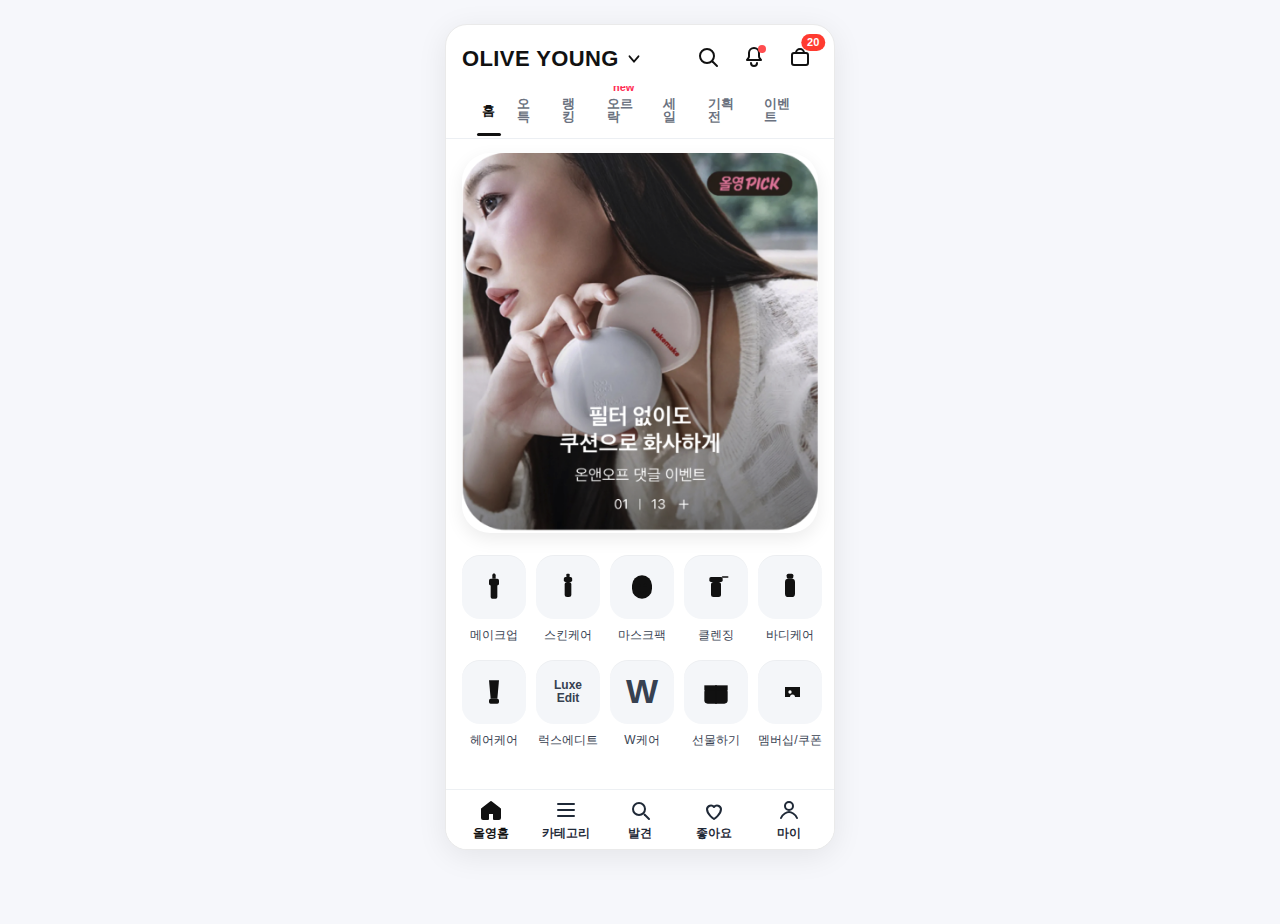
<file: index.html>
<!DOCTYPE html>
<html lang="ko">
<head>
  <meta charset="utf-8" />
  <meta name="viewport" content="width=device-width, initial-scale=1, viewport-fit=cover" />
  <title>올리브영 홈 – 핸드폰 뷰</title>
  <link rel="stylesheet" href="index.css" />
</head>
<body>
  <div class="phone">

    <!-- 상단(상태바 대체) -->
    <header class="top">
      <div class="brand">
        <strong>OLIVE YOUNG</strong>
        <svg class="caret" viewBox="0 0 20 20" aria-hidden="true">
          <path d="M5 7l5 6 5-6" fill="none" stroke="currentColor" stroke-width="2" stroke-linecap="round"/>
        </svg>
      </div>
      <nav class="actions" aria-label="우측 액션">
        <button class="iconbtn" aria-label="검색">
          <svg viewBox="0 0 24 24" class="icon">
            <circle cx="11" cy="11" r="7" fill="none" stroke="currentColor" stroke-width="2"/>
            <line x1="16.5" y1="16.5" x2="21" y2="21" stroke="currentColor" stroke-width="2" stroke-linecap="round"/>
          </svg>
        </button>
        <button class="iconbtn bell" aria-label="알림">
          <svg viewBox="0 0 24 24" class="icon">
            <path d="M12 3a5 5 0 0 1 5 5v3.2c0 .8.3 1.6.8 2.2l1.2 1.5H5l1.2-1.5c.5-.6.8-1.4.8-2.2V8a5 5 0 0 1 5-5" fill="none" stroke="currentColor" stroke-width="2" stroke-linecap="round" stroke-linejoin="round"/>
            <path d="M9 18a3 3 0 0 0 6 0" fill="none" stroke="currentColor" stroke-width="2" stroke-linecap="round"/>
          </svg>
          <i class="dot" aria-hidden="true"></i>
        </button>
        <button class="iconbtn bag" aria-label="장바구니">
          <svg viewBox="0 0 24 24" class="icon">
            <rect x="4" y="8" width="16" height="12" rx="2" ry="2" fill="none" stroke="currentColor" stroke-width="2"/>
            <path d="M8 8a4 4 0 0 1 8 0" fill="none" stroke="currentColor" stroke-width="2" stroke-linecap="round"/>
          </svg>
          <span class="badge">20</span>
        </button>
      </nav>
    </header>

    <!-- 상단 탭 -->
    <nav class="tabs" aria-label="상단 탭">
      <a class="active" href="index.html">홈</a>
      <a href="#">오특</a>
      <a href="#">랭킹</a>
      <a class="with-new" href="orrak-my.html">오르락<span class="new">new</span></a>
      <a href="#">세일</a>
      <a href="#">기획전</a>
      <a href="#">이벤트</a>
    </nav>

    <!-- 메인 배너 -->
    <section class="hero">
      <article class="hero-card">
        <!-- 배너 이미지는 hero.jpg 로 교체 가능 -->
        <img src="/image/main/main_image.png" alt="메인 프로모션" />
      </article>
    </section>

    <!-- 카테고리 바로가기 (2행 × 5열) -->
    <section class="categories" aria-label="카테고리">
      <ul class="cat-grid">
        <li>
          <div class="thumb">
            <!-- 메이크업(립스틱) -->
            <svg viewBox="0 0 48 48" class="iv"><rect x="20" y="20" width="8" height="18" rx="2"/><rect x="18" y="14" width="12" height="8" rx="2"/><path d="M22 10c0-3 4-3 4 0v4h-4z"/></svg>
          </div>
          <span>메이크업</span>
        </li>
        <li>
          <div class="thumb">
            <!-- 스킨케어(스포이드) -->
            <svg viewBox="0 0 48 48" class="iv"><rect x="20" y="18" width="8" height="18" rx="3"/><rect x="19" y="12" width="10" height="6" rx="2"/><rect x="22" y="8" width="4" height="4" rx="1"/></svg>
          </div>
          <span>스킨케어</span>
        </li>
        <li>
          <div class="thumb">
            <!-- 마스크팩 -->
            <svg viewBox="0 0 48 48" class="iv"><rect x="12" y="10" width="24" height="28" rx="12"/><circle cx="20" cy="22" r="2"/><circle cx="28" cy="22" r="2"/><path d="M20 30c3 2 5 2 8 0" fill="none" stroke="currentColor" stroke-width="2" stroke-linecap="round"/></svg>
          </div>
          <span>마스크팩</span>
        </li>
        <li>
          <div class="thumb">
            <!-- 클렌징(펌프) -->
            <svg viewBox="0 0 48 48" class="iv"><rect x="18" y="18" width="12" height="18" rx="3"/><rect x="16" y="12" width="16" height="6" rx="2"/><path d="M32 12h6" stroke="currentColor" stroke-width="2" stroke-linecap="round"/></svg>
          </div>
          <span>클렌징</span>
        </li>
        <li>
          <div class="thumb">
            <!-- 바디케어(바틀) -->
            <svg viewBox="0 0 48 48" class="iv"><rect x="18" y="14" width="12" height="22" rx="4"/><rect x="20" y="8" width="8" height="6" rx="2"/></svg>
          </div>
          <span>바디케어</span>
        </li>

        <li>
          <div class="thumb">
            <!-- 헤어케어(튜브) -->
            <svg viewBox="0 0 48 48" class="iv"><path d="M18 10h12l-2 22h-8z"/><rect x="18" y="32" width="12" height="6" rx="2"/></svg>
          </div>
          <span>헤어케어</span>
        </li>
        <li>
          <div class="thumb"><span class="txt">Luxe<br/>Edit</span></div>
          <span>럭스에디트</span>
        </li>
        <li>
          <div class="thumb"><span class="txt w">W</span></div>
          <span>W케어</span>
        </li>
        <li>
          <div class="thumb">
            <!-- 선물(박스) -->
            <svg viewBox="0 0 48 48" class="iv"><rect x="10" y="20" width="28" height="18" rx="4"/><rect x="10" y="16" width="28" height="6"/><path d="M24 16v22" stroke="currentColor" stroke-width="2"/></svg>
          </div>
          <span>선물하기</span>
        </li>
        <li>
          <div class="thumb">
            <!-- 쿠폰(티켓) -->
            <svg viewBox="0 0 48 48" class="iv"><path d="M12 18h24v12h-6a3 3 0 0 0-6 0h-6v-12z" /><circle cx="24" cy="24" r="2" fill="#fff"/></svg>
          </div>
          <span>멤버십/쿠폰</span>
        </li>
      </ul>
    </section>

    <!-- 하단 탭바 -->
    <nav class="tabbar" aria-label="하단 내비게이션">
      <a class="active" href="#">
        <svg viewBox="0 0 24 24" class="icon"><path d="M3 11l9-7 9 7v9a1 1 0 0 1-1 1h-5v-6H9v6H4a1 1 0 0 1-1-1z" fill="currentColor" stroke="currentColor" stroke-width="2" stroke-linejoin="round"/></svg>
        <span>올영홈</span>
      </a>
      <a href="#">
        <svg viewBox="0 0 24 24" class="icon"><path d="M4 6h16M4 12h16M4 18h16" fill="none" stroke="currentColor" stroke-width="2" stroke-linecap="round"/></svg>
        <span>카테고리</span>
      </a>
      <a href="#">
        <svg viewBox="0 0 24 24" class="icon"><circle cx="11" cy="11" r="6" fill="none" stroke="currentColor" stroke-width="2"/><line x1="16.5" y1="16.5" x2="21" y2="21" stroke="currentColor" stroke-width="2" stroke-linecap="round"/></svg>
        <span>발견</span>
      </a>
      <a href="#">
        <svg viewBox="0 0 24 24" class="icon"><path d="M12 21s-7-4.4-7-10a4 4 0 0 1 7-2 4 4 0 0 1 7 2c0 5.6-7 10-7 10z" fill="none" stroke="currentColor" stroke-width="2" stroke-linecap="round" stroke-linejoin="round"/></svg>
        <span>좋아요</span>
      </a>
      <a href="#">
        <svg viewBox="0 0 24 24" class="icon"><circle cx="12" cy="8" r="4" fill="none" stroke="currentColor" stroke-width="2"/><path d="M4 20c1.5-4 6-6 8-6s6.5 2 8 6" fill="none" stroke="currentColor" stroke-width="2" stroke-linecap="round"/></svg>
        <span>마이</span>
      </a>
    </nav>

  </div>
</body>
</html>
</file>
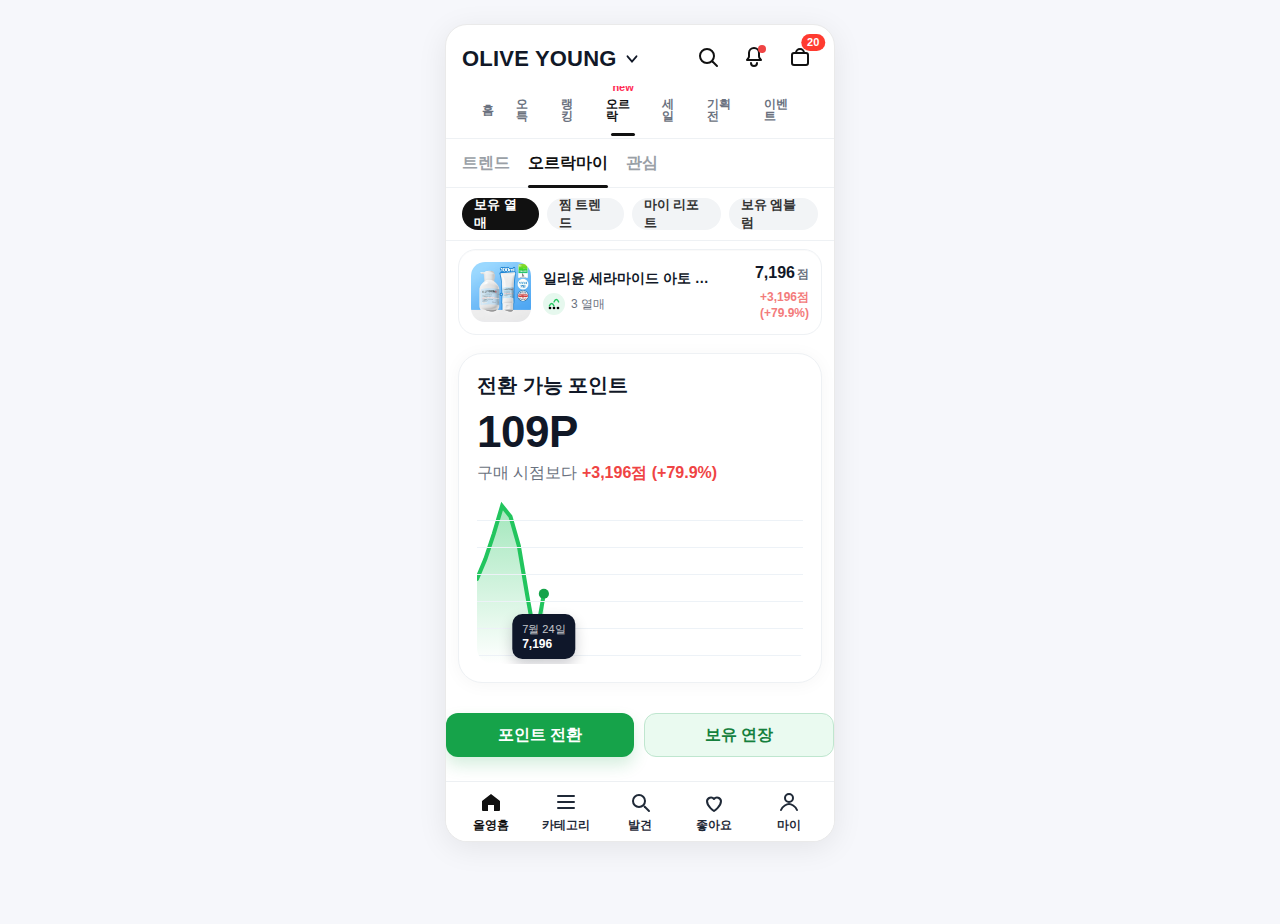
<file: orrak-my-fruit-detail.html>
<!DOCTYPE html>
<html lang="ko">
<head>
  <meta charset="utf-8" />
  <meta name="viewport" content="width=device-width, initial-scale=1, user-scalable=no" />
  <title>오르락마이 – 보유 열매 상세</title>

  <!-- CSS -->
  <link rel="stylesheet" href="orrak-my-fruit-detail.css" />

  <!-- 차트 옵션 -->
  <script>
    window.OY_STOCK_CHART_OPTIONS = {
      pointsCount: 40,   // 4초에 오른쪽 끝에 도달할 때까지 사용할 점 개수
      durationMs: 4000,  // ↑ 성장(자라남) 단계 총 4초
      compressMs: 120,   // 이후 압축 단계의 갱신 간격(ms)
      min: 6000,
      max: 9000,
      volPct: 0.7        // 변동성(0.05~1.0 사이 권장)
    };
  </script>

  <!-- JS -->
  <script src="js/orrak-my-fruit-detail/stock-chart3.js" defer></script>
  <script src="js/orrak-my-fruit-detail/modal-points.js" defer></script>
</head>
<body>
  <div class="phone">
    <div class="content">
      <!-- 상단 -->
      <header class="topbar">
        <div class="brand">
          <strong>OLIVE YOUNG</strong>
          <svg class="caret" viewBox="0 0 20 20" aria-hidden="true">
            <path d="M5 7l5 6 5-6" fill="none" stroke="currentColor" stroke-width="2" stroke-linecap="round"/>
          </svg>
        </div>
        <nav class="actions" aria-label="우측 액션">
          <button class="iconbtn" aria-label="검색">
            <svg viewBox="0 0 24 24" class="icon">
              <circle cx="11" cy="11" r="7" fill="none" stroke="currentColor" stroke-width="2"/>
              <line x1="16.5" y1="16.5" x2="21" y2="21" stroke="currentColor" stroke-width="2" stroke-linecap="round"/>
            </svg>
          </button>
          <button class="iconbtn bell" aria-label="알림">
            <svg viewBox="0 0 24 24" class="icon">
              <path d="M12 3a5 5 0 0 1 5 5v3.2c0 .8.3 1.6.8 2.2l1.2 1.5H5l1.2-1.5c.5-.6.8-1.4.8-2.2V8a5 5 0 0 1 5-5" fill="none" stroke="currentColor" stroke-width="2" stroke-linecap="round" stroke-linejoin="round"/>
              <path d="M9 18a3 3 0 0 0 6 0" fill="none" stroke="currentColor" stroke-width="2" stroke-linecap="round"/>
            </svg>
            <i class="dot" aria-hidden="true"></i>
          </button>
          <button class="iconbtn bag" aria-label="장바구니">
            <svg viewBox="0 0 24 24" class="icon">
              <rect x="4" y="8" width="16" height="12" rx="2" ry="2" fill="none" stroke="currentColor" stroke-width="2"/>
              <path d="M8 8a4 4 0 0 1 8 0" fill="none" stroke="currentColor" stroke-width="2" stroke-linecap="round"/>
            </svg>
            <span class="badge">20</span>
          </button>
        </nav>
      </header>

      <!-- 1차 탭 -->
      <nav class="tabs" aria-label="상단 탭">
        <a href="index.html">홈</a>
        <a href="#">오특</a>
        <a href="#">랭킹</a>
        <a class="with-new active" href="orrak-my.html">오르락 <span class="new">new</span></a>
        <a href="#">세일</a>
        <a href="#">기획전</a>
        <a href="#">이벤트</a>
      </nav>

      <!-- 2차 탭 -->
      <nav class="subtabs" aria-label="서브 탭">
        <a href="#">트렌드</a>
        <a class="active" href="orrak-my.html">오르락마이</a>
        <a href="#">관심</a>
      </nav>

      <!-- 3차: 칩 탭 -->
      <nav class="segtabs" aria-label="카테고리 탭">
        <a class="seg active" href="orrak-my-fruit.html">보유 열매</a>
        <a class="seg" href="#">찜 트렌드</a>
        <a class="seg" href="#">마이 리포트</a>
        <a class="seg" href="#">보유 엠블럼</a>
      </nav>

      <!-- 상단 리스트 1개 (동기화 대상) -->
      <section class="mini-list">
        <article class="rowcard js-oy-row">
          <img src="image/orrak-my-fruit/illiyoon.png" class="thumb" alt="">
          <div class="info">
            <h3 class="tit">일리윤 세라마이드 아토 로션…</h3>
            <div class="meta">
              <span class="olive">
                <svg viewBox="0 0 24 24" aria-hidden="true">
                  <path d="M5 15c2-5 5-5 7 0M12 9c2-5 5-5 7 0" fill="none" stroke="currentColor" stroke-width="2" stroke-linecap="round"/>
                  <circle cx="6" cy="18" r="2"/><circle cx="12" cy="18" r="2"/><circle cx="18" cy="18" r="2"/>
                </svg>
              </span>
              <span class="sub">3 열매</span>
            </div>
          </div>
          <div class="right">
            <div class="pts"><span class="js-pts">8,000</span><span class="unit">점</span></div>
            <div class="chg up">
                <span class="js-diff">+4,000점</span>
                <span class="js-pct">(100.0%)</span>
            </div>
          </div>
        </article>
      </section>

      <!-- 카드 내부 -->
      <section class="statcard">
        <h2>전환 가능 포인트</h2>
        <div class="point" id="oyPoint">120P</div>
        <p class="delta">구매 시점보다 <b id="deltaText" data-base="4000" class="up">+4,000점 (+100.0%)</b></p>

        <!-- 👇 동적 차트 -->
        <div class="chart" id="oyStockChart">
          <div class="grid"></div>
          <svg id="oyChart" viewBox="0 0 320 170" preserveAspectRatio="none">
            <defs>
              <linearGradient id="oyArea" x1="0" y1="0" x2="0" y2="1">
                <stop offset="0%" stop-color="#22c55e" stop-opacity="0.42"/>
                <stop offset="100%" stop-color="#22c55e" stop-opacity="0"/>
              </linearGradient>
            </defs>
            <path id="oyAreaPath" fill="url(#oyArea)"></path>
            <path id="oyLinePath" fill="none" stroke="#22c55e" stroke-width="4" stroke-linecap="round"></path>
            <circle id="oyMarker" r="5" fill="#16a34a"></circle>
          </svg>

          <!-- 말풍선 -->
          <div class="hint" id="oyHint">
            <small id="oyHintDate">-</small>
            <strong id="oyHintValue">-</strong>
          </div>
        </div>
      </section>

      <!-- CTA -->
      <div class="actions ctas">
        <label for="oyModal" class="btn btn--primary">포인트 전환</label>
        <button type="button" id="btnExtend"  class="btn btn--secondary">보유 연장</button>
      </div>
    </div>

    <!-- 하단 탭바 (홈과 동일 규격) -->
    <nav class="tabbar" aria-label="하단 내비게이션">
      <a class="active" href="#">
        <svg viewBox="0 0 24 24" class="icon">
          <path d="M3 11l9-7 9 7v9a1 1 0 0 1-1 1h-5v-6H9v6H4a1 1 0 0 1-1-1z" fill="currentColor" stroke="none"/>
        </svg>
        <span>올영홈</span>
      </a>
      <a href="#">
        <svg viewBox="0 0 24 24" class="icon"><path d="M4 6h16M4 12h16M4 18h16" fill="none" stroke="currentColor" stroke-width="2" stroke-linecap="round"/></svg>
        <span>카테고리</span>
      </a>
      <a href="#">
        <svg viewBox="0 0 24 24" class="icon"><circle cx="11" cy="11" r="6" fill="none" stroke="currentColor" stroke-width="2"/><line x1="16.5" y1="16.5" x2="21" y2="21" stroke="currentColor" stroke-width="2" stroke-linecap="round"/></svg>
        <span>발견</span>
      </a>
      <a href="#">
        <svg viewBox="0 0 24 24" class="icon"><path d="M12 21s-7-4.4-7-10a4 4 0 0 1 7-2 4 4 0 0 1 7 2c0 5.6-7 10-7 10z" fill="none" stroke="currentColor" stroke-width="2" stroke-linecap="round" stroke-linejoin="round"/></svg>
        <span>좋아요</span>
      </a>
      <a href="#">
        <svg viewBox="0 0 24 24" class="icon"><circle cx="12" cy="8" r="4" fill="none" stroke="currentColor" stroke-width="2"/><path d="M4 20c1.5-4 6-6 8-6s6.5 2 8 6" fill="none" stroke="currentColor" stroke-width="2" stroke-linecap="round"/></svg>
        <span>마이</span>
      </a>
    </nav>
  </div>

  <!-- ✅ 성공 모달 토글 -->
  <input id="oySuccess" type="checkbox" class="oy-modal-toggle" />

  <!-- ✅ 성공 모달 -->
  <div class="oy-success" role="dialog" aria-modal="true" aria-labelledby="oySuccessTitle">
    <label for="oySuccess" class="oy-success__backdrop" aria-hidden="true"></label>
    <div class="oy-success__panel">
      <h3 id="oySuccessTitle" class="oy-success__title">50P 획득!</h3>
      <img class="mascot-img" src="/image/modal/oli.png" alt="포인트 캐릭터" />
      <div class="success-ctas">
        <label for="oySuccess" class="btn ghost">창 닫기</label>
        <a href="#" class="btn primary">내 포인트 보러가기</a>
      </div>
    </div>
  </div>

  <!-- 모달 토글 (숨김 체크박스) -->
  <input id="oyModal" type="checkbox" class="oy-modal-toggle" />

  <!-- 교환 모달 -->
  <div class="oy-modal" role="dialog" aria-modal="true" aria-labelledby="oyModalTitle">
    <label for="oyModal" class="oy-modal__backdrop" aria-hidden="true"></label>
    <div class="oy-modal__panel">
      <label for="oyModal" class="oy-modal__close" aria-label="닫기">×</label>
      <h3 id="oyModalTitle" class="oy-modal__title">
        포인트로 교환하려는<br>열매를 선택해주세요
      </h3>

      <ul class="oy-lot-list">
        <li class="lot">
          <input type="radio" name="lot" id="lot1" class="lot__radio" checked>
          <label for="lot1" class="lot__row">
            <span class="lot__check"></span>
            <img src="image/orrak-my-fruit/illiyoon.png" class="thumbs-img" alt="" />
            <span class="lot__text"><b>구매일시 | 2025.09.12</b><small>1 열매</small></span>
            <span class="lot__point"><b>50P</b></span>
          </label>
        </li>
        <li class="lot">
          <input type="radio" name="lot" id="lot2" class="lot__radio">
          <label for="lot2" class="lot__row">
            <span class="lot__check"></span>
            <img src="image/orrak-my-fruit/illiyoon.png" class="thumbs-img" alt="" />
            <span class="lot__text"><b>구매일시 | 2025.07.10</b><small>1 열매</small></span>
            <span class="lot__point"><b>50P</b></span>
          </label>
        </li>
        <li class="lot">
          <input type="radio" name="lot" id="lot3" class="lot__radio">
          <label for="lot3" class="lot__row">
            <span class="lot__check"></span>
            <img src="image/orrak-my-fruit/illiyoon.png" class="thumbs-img" alt="" />
            <span class="lot__text"><b>구매일시 | 2025.06.12</b><small>1 열매</small></span>
            <span class="lot__point"><b>20P</b></span>
          </label>
        </li>
      </ul>

      <!-- 확인(성공 모달 열기) -->
      <label for="oySuccess" class="oy-modal__cta">포인트로 바꾸기</label>
    </div>
  </div>
</body>
</html>
</file>
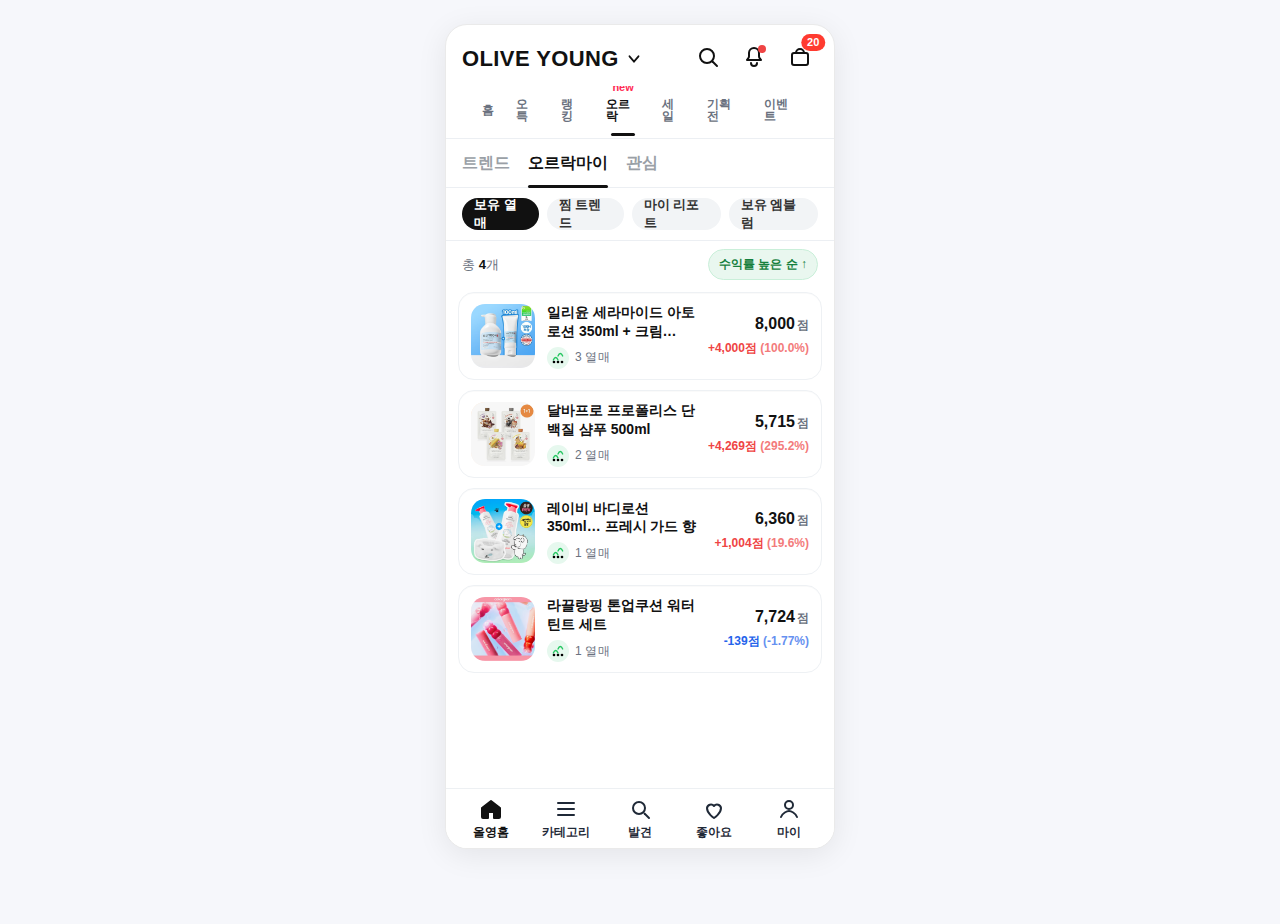
<file: orrak-my-fruit.html>
<!DOCTYPE html>
<html lang="ko">
<head>
  <meta charset="utf-8" />
  <meta name="viewport" content="width=device-width, initial-scale=1, user-scalable=no" />
  <title>오르락마이 – 리스트</title>
  <link rel="stylesheet" href="orrak-my-fruit.css" />
</head>
<body>
  <div class="phone">
    <div class="content">
      <!-- 상단 -->
      <header class="topbar">
        <div class="brand">
          <strong>OLIVE YOUNG</strong>
          <svg class="caret" viewBox="0 0 20 20" aria-hidden="true">
            <path d="M5 7l5 6 5-6" fill="none" stroke="currentColor" stroke-width="2" stroke-linecap="round"/>
          </svg>
        </div>
        <nav class="actions">
          <button class="iconbtn" aria-label="검색">
            <svg viewBox="0 0 24 24" class="icon">
              <circle cx="11" cy="11" r="7" fill="none" stroke="currentColor" stroke-width="2"/>
              <line x1="16.5" y1="16.5" x2="21" y2="21" stroke="currentColor" stroke-width="2" stroke-linecap="round"/>
            </svg>
          </button>
          <button class="iconbtn bell" aria-label="알림">
            <svg viewBox="0 0 24 24" class="icon">
              <path d="M12 3a5 5 0 0 1 5 5v3.2c0 .8.3 1.6.8 2.2l1.2 1.5H5l1.2-1.5c.5-.6.8-1.4.8-2.2V8a5 5 0 0 1 5-5" fill="none" stroke="currentColor" stroke-width="2" stroke-linecap="round" stroke-linejoin="round"/>
              <path d="M9 18a3 3 0 0 0 6 0" fill="none" stroke="currentColor" stroke-width="2" stroke-linecap="round"/>
            </svg>
            <i class="dot" aria-hidden="true"></i>
          </button>
          <button class="iconbtn bag" aria-label="장바구니">
            <svg viewBox="0 0 24 24" class="icon">
              <rect x="4" y="8" width="16" height="12" rx="2" ry="2" fill="none" stroke="currentColor" stroke-width="2"/>
              <path d="M8 8a4 4 0 0 1 8 0" fill="none" stroke="currentColor" stroke-width="2" stroke-linecap="round"/>
            </svg>
            <span class="badge">20</span>
          </button>
        </nav>
      </header>

      <!-- 1차 탭 -->
      <nav class="tabs" aria-label="상단 탭">
        <a href="index.html">홈</a>
        <a href="#">오특</a>
        <a href="#">랭킹</a>
        <a class="with-new active" href="orrak-my.html">오르락 <span class="new">new</span></a>
        <a href="#">세일</a>
        <a href="#">기획전</a>
        <a href="#">이벤트</a>
      </nav>

      <!-- 2차 탭 -->
      <nav class="subtabs" aria-label="서브 탭">
        <a href="#">트렌드</a>
        <a class="active" href="orrak-my.html">오르락마이</a>
        <a href="#">관심</a>
      </nav>

      <!-- 3차: 세그 탭 -->
      <nav class="segtabs" aria-label="카테고리 탭">
        <a class="seg active" href="orrak-my-fruit.html">보유 열매</a>
        <a class="seg" href="#">찜 트렌드</a>
        <a class="seg" href="#">마이 리포트</a>
        <a class="seg" href="#">보유 엠블럼</a>
      </nav>

      <!-- 정렬/개수 -->
      <div class="list-head">
        <span class="count">총 <strong>4</strong>개</span>
        <a class="sort good" href="#">수익률 높은 순 ↑</a>
      </div>

      <!-- 리스트 -->
      <section class="list">
        <!-- item 1 -->
        <a class="item" href="orrak-my-fruit-detail.html" aria-label="달바프로 프로폴리스 단백질 샴푸 500ml 상세보기">
          <img src="image/orrak-my-fruit/illiyoon.png" class="thumb t1">
          <div class="info">
            <h3 class="tit">일리윤 세라마이드 아토 로션 350ml + 크림 200ml 세트 외</h3>
            <div class="meta">
              <span class="olive">
                <svg viewBox="0 0 24 24"><path d="M5 15c2-5 5-5 7 0M12 9c2-5 5-5 7 0" fill="none" stroke="currentColor" stroke-width="2" stroke-linecap="round"/><circle cx="6" cy="18" r="2"/><circle cx="12" cy="18" r="2"/><circle cx="18" cy="18" r="2"/></svg>
              </span>
              <span class="sub">3 열매</span>
            </div>
          </div>
          <div class="right">
            <div class="pts">8,000<span class="unit">점</span></div>
            <div class="chg up">+4,000점 <span>(100.0%)</span></div>
          </div>
        </a>

        <!-- item 2 -->
        <article class="item locked">
          <img src="image/orrak-my-fruit/dalba.png" class="thumb t2">
          <div class="info">
            <h3 class="tit">달바프로 프로폴리스 단백질 샴푸 500ml</h3>
            <div class="meta">
              <span class="olive">
                <svg viewBox="0 0 24 24"><path d="M5 15c2-5 5-5 7 0M12 9c2-5 5-5 7 0" fill="none" stroke="currentColor" stroke-width="2" stroke-linecap="round"/><circle cx="6" cy="18" r="2"/><circle cx="12" cy="18" r="2"/><circle cx="18" cy="18" r="2"/></svg>
              </span>
              <span class="sub">2 열매</span>
            </div>
          </div>
          <div class="right">
            <div class="pts">5,715<span class="unit">점</span></div>
            <div class="chg up">+4,269점 <span>(295.2%)</span></div>
          </div>
        </article>

        <!-- item 3 -->
        <article class="item locked">
          <img src="image/orrak-my-fruit/leivy.png" class="thumb t3">
          <div class="info">
            <h3 class="tit">레이비 바디로션 350ml… 프레시 가드 향</h3>
            <div class="meta">
              <span class="olive">
                <svg viewBox="0 0 24 24"><path d="M5 15c2-5 5-5 7 0M12 9c2-5 5-5 7 0" fill="none" stroke="currentColor" stroke-width="2" stroke-linecap="round"/><circle cx="6" cy="18" r="2"/><circle cx="12" cy="18" r="2"/><circle cx="18" cy="18" r="2"/></svg>
              </span>
              <span class="sub">1 열매</span>
            </div>
          </div>
          <div class="right">
            <div class="pts">6,360<span class="unit">점</span></div>
            <div class="chg up">+1,004점 <span>(19.6%)</span></div>
          </div>
        </article>

        <!-- item 4 -->
        <article class="item locked">
          <img src="image/orrak-my-fruit/colorgram.png" class="thumb t4">
          <div class="info">
            <h3 class="tit">라끌랑핑 톤업쿠션 워터 틴트 세트</h3>
            <div class="meta">
              <span class="olive">
                <svg viewBox="0 0 24 24"><path d="M5 15c2-5 5-5 7 0M12 9c2-5 5-5 7 0" fill="none" stroke="currentColor" stroke-width="2" stroke-linecap="round"/><circle cx="6" cy="18" r="2"/><circle cx="12" cy="18" r="2"/><circle cx="18" cy="18" r="2"/></svg>
              </span>
              <span class="sub">1 열매</span>
            </div>
          </div>
          <div class="right">
            <div class="pts">7,724<span class="unit">점</span></div>
            <div class="chg down">-139점 <span>(-1.77%)</span></div>
          </div>
        </article>
      </section>
    </section>
    </div>

    <!-- 하단 탭바 (홈과 동일 규격) -->
    <nav class="tabbar" aria-label="하단 내비게이션">
      <a class="active" href="#">
        <svg viewBox="0 0 24 24" class="icon"><path d="M3 11l9-7 9 7v9a1 1 0 0 1-1 1h-5v-6H9v6H4a1 1 0 0 1-1-1z" fill="currentColor" stroke="currentColor" stroke-width="2" stroke-linejoin="round"/></svg>
        <span>올영홈</span>
      </a>
      <a href="#">
        <svg viewBox="0 0 24 24" class="icon"><path d="M4 6h16M4 12h16M4 18h16" fill="none" stroke="currentColor" stroke-width="2" stroke-linecap="round"/></svg>
        <span>카테고리</span>
      </a>
      <a href="#">
        <svg viewBox="0 0 24 24" class="icon"><circle cx="11" cy="11" r="6" fill="none" stroke="currentColor" stroke-width="2"/><line x1="16.5" y1="16.5" x2="21" y2="21" stroke="currentColor" stroke-width="2" stroke-linecap="round"/></svg>
        <span>발견</span>
      </a>
      <a href="#">
        <svg viewBox="0 0 24 24" class="icon"><path d="M12 21s-7-4.4-7-10a4 4 0 0 1 7-2 4 4 0 0 1 7 2c0 5.6-7 10-7 10z" fill="none" stroke="currentColor" stroke-width="2" stroke-linecap="round" stroke-linejoin="round"/></svg>
        <span>좋아요</span>
      </a>
      <a href="#">
        <svg viewBox="0 0 24 24" class="icon"><circle cx="12" cy="8" r="4" fill="none" stroke="currentColor" stroke-width="2"/><path d="M4 20c1.5-4 6-6 8-6s6.5 2 8 6" fill="none" stroke="currentColor" stroke-width="2" stroke-linecap="round"/></svg>
        <span>마이</span>
      </a>
    </nav>
  </div>
</body>
</html>
</file>
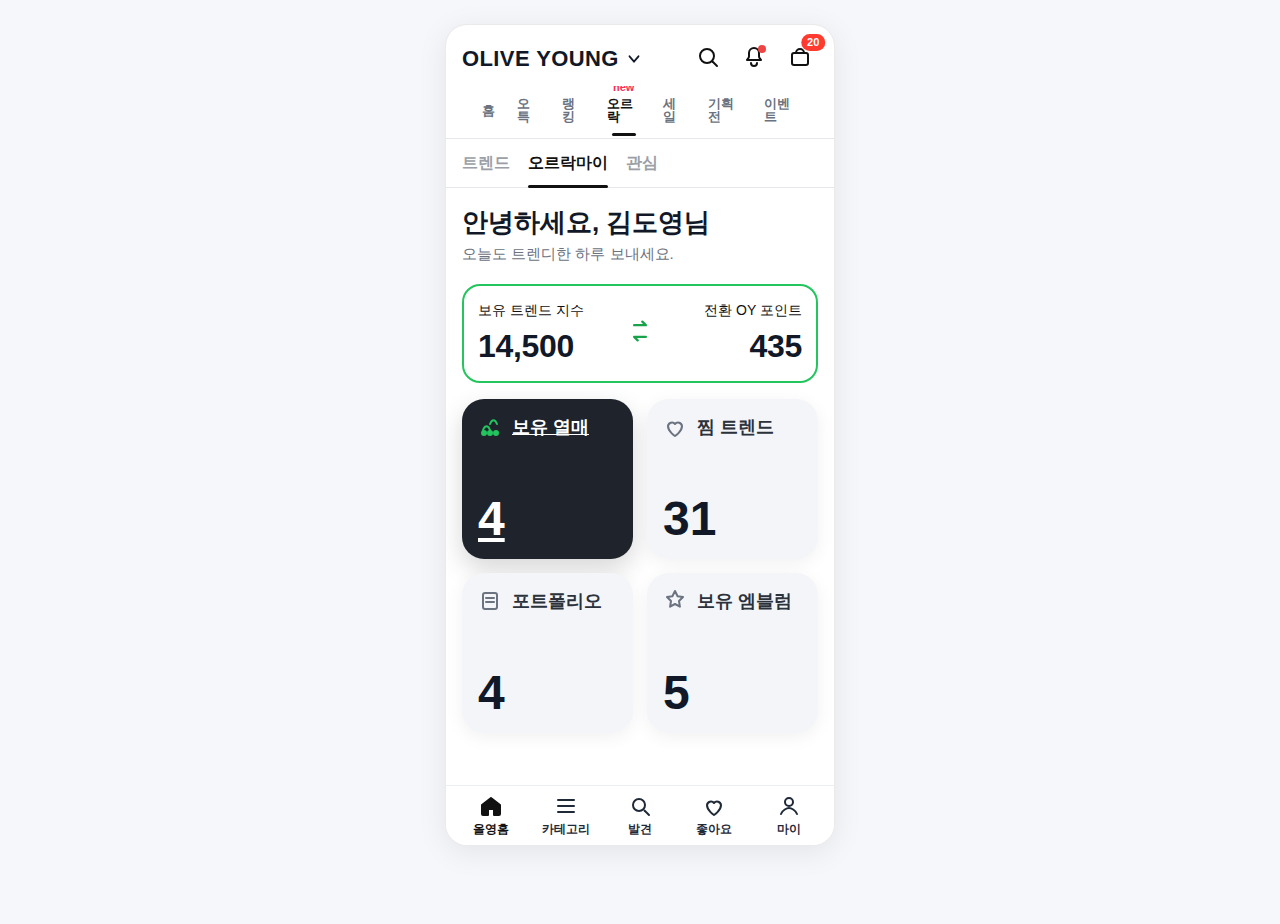
<file: orrak-my.html>
<!DOCTYPE html>
<html lang="ko">
<head>
  <meta charset="utf-8" />
  <meta name="viewport" content="width=device-width, initial-scale=1, user-scalable=no" />
  <title>오르락마이</title>
  <link rel="stylesheet" href="orrak-my.css" />
</head>
<body>
  <div class="phone">
    <div class="content">
      <!-- 상단 -->
      <header class="topbar">
        <div class="brand">
            <strong>OLIVE YOUNG</strong>
            <svg class="caret" viewBox="0 0 20 20" aria-hidden="true">
              <path d="M5 7l5 6 5-6" fill="none" stroke="currentColor" stroke-width="2" stroke-linecap="round"/>
            </svg>
        </div>
        <nav class="actions">
          <button class="iconbtn" aria-label="검색">
            <svg viewBox="0 0 24 24" class="icon">
              <circle cx="11" cy="11" r="7" fill="none" stroke="currentColor" stroke-width="2"/>
              <line x1="16.5" y1="16.5" x2="21" y2="21" stroke="currentColor" stroke-width="2" stroke-linecap="round"/>
            </svg>
          </button>
          <button class="iconbtn bell" aria-label="알림">
            <svg viewBox="0 0 24 24" class="icon">
              <path d="M12 3a5 5 0 0 1 5 5v3.2c0 .8.3 1.6.8 2.2l1.2 1.5H5l1.2-1.5c.5-.6.8-1.4.8-2.2V8a5 5 0 0 1 5-5" fill="none" stroke="currentColor" stroke-width="2" stroke-linecap="round" stroke-linejoin="round"/>
              <path d="M9 18a3 3 0 0 0 6 0" fill="none" stroke="currentColor" stroke-width="2" stroke-linecap="round"/>
            </svg>
            <i class="dot" aria-hidden="true"></i>
          </button>
          <button class="iconbtn bag" aria-label="장바구니">
            <svg viewBox="0 0 24 24" class="icon">
              <rect x="4" y="8" width="16" height="12" rx="2" ry="2" fill="none" stroke="currentColor" stroke-width="2"/>
              <path d="M8 8a4 4 0 0 1 8 0" fill="none" stroke="currentColor" stroke-width="2" stroke-linecap="round"/>
            </svg>
            <span class="badge">20</span>
          </button>
        </nav>
      </header>

      <!-- 1차 탭 -->
      <nav class="tabs" aria-label="상단 탭">
        <a href="index.html">홈</a>
        <a href="#">오특</a>
        <a href="#">랭킹</a>
        <a class="with-new active" href="orrak-my.html">오르락 <span class="new">new</span></a>
        <a href="#">세일</a>
        <a href="#">기획전</a>
        <a href="#">이벤트</a>
      </nav>

      <!-- 2차 탭 -->
      <nav class="subtabs" aria-label="서브 탭">
        <a href="#">트렌드</a>
        <a class="active" href="orrak-my.html">오르락마이</a>
        <a href="#">관심</a>
      </nav>

      <!-- 인사 -->
      <section class="greet">
        <h1><strong>안녕하세요, 김도영님</strong></h1>
        <p>오늘도 트렌디한 하루 보내세요.</p>
      </section>

      <!-- 요약 카드 -->
      <section class="summary-card" aria-label="보유/전환 요약">
        <div class="metric">
          <span class="caption">보유 트렌드 지수</span>
          <strong class="value">14,500</strong>
        </div>
        <div class="swap" aria-hidden="true">
          <svg viewBox="0 0 24 24">
            <path d="M7 7h10l-3-3M17 17H7l3 3" fill="none" stroke="currentColor" stroke-width="2" stroke-linecap="round" stroke-linejoin="round"/>
          </svg>
        </div>
        <div class="metric right">
          <span class="caption">전환 OY 포인트</span>
          <strong class="value">435</strong>
        </div>
      </section>

      <!-- 타일 그리드 -->
      <section class="tiles" aria-label="내 카드">
        <!-- 보유 열매 -->
        <a class="tile dark" href="orrak-my-fruit.html" aria-label="보유 열매로 이동">
          <div class="tile-head">
            <svg viewBox="0 0 24 24" class="ticon leaf">
              <path d="M5 15c2-5 5-5 7 0M12 9c2-5 5-5 7 0" fill="none" stroke="currentColor" stroke-width="2" stroke-linecap="round"/>
              <circle cx="6" cy="18" r="2" />
              <circle cx="12" cy="18" r="2" />
              <circle cx="18" cy="18" r="2" />
            </svg>
            <span>보유 열매</span>
          </div>
          <div class="tile-val">4</div>
        </a>        

        <!-- 찜 트렌드 -->
        <article class="tile">
          <div class="tile-head">
            <svg viewBox="0 0 24 24" class="ticon">
              <path d="M12 21s-7-4.4-7-10a4 4 0 0 1 7-2 4 4 0 0 1 7 2c0 5.6-7 10-7 10z" fill="none" stroke="currentColor" stroke-width="2" stroke-linecap="round" stroke-linejoin="round"/>
            </svg>
            <span>찜 트렌드</span>
          </div>
          <div class="tile-val">31</div>
        </article>

        <!-- 포트폴리오 -->
        <article class="tile">
          <div class="tile-head">
            <svg viewBox="0 0 24 24" class="ticon">
              <rect x="5" y="4" width="14" height="16" rx="2" ry="2" fill="none" stroke="currentColor" stroke-width="2"/>
              <line x1="8" y1="9" x2="16" y2="9" stroke="currentColor" stroke-width="2" stroke-linecap="round"/>
              <line x1="8" y1="13" x2="16" y2="13" stroke="currentColor" stroke-width="2" stroke-linecap="round"/>
            </svg>
            <span>포트폴리오</span>
          </div>
          <div class="tile-val">4</div>
        </article>

        <!-- 보유 엠블럼 -->
        <article class="tile">
          <div class="tile-head">
            <svg viewBox="0 0 24 24" class="ticon">
              <path d="M12 2l2.6 5.3L20 8l-4 4 .9 5.7L12 15l-4.9 2.7L8 12 4 8l5.4-.7L12 2z" fill="none" stroke="currentColor" stroke-width="2" stroke-linejoin="round"/>
            </svg>
            <span>보유 엠블럼</span>
          </div>
          <div class="tile-val">5</div>
        </article>
      </section>
    </div>

    <!-- 하단 탭바 -->
    <nav class="tabbar" aria-label="하단 내비게이션">
        <a class="active" href="#">
          <svg viewBox="0 0 24 24" class="icon"><path d="M3 11l9-7 9 7v9a1 1 0 0 1-1 1h-5v-6H9v6H4a1 1 0 0 1-1-1z" fill="currentColor" stroke="currentColor" stroke-width="2" stroke-linejoin="round"/></svg>
          <span>올영홈</span>
        </a>
        <a href="#">
          <svg viewBox="0 0 24 24" class="icon"><path d="M4 6h16M4 12h16M4 18h16" fill="none" stroke="currentColor" stroke-width="2" stroke-linecap="round"/></svg>
          <span>카테고리</span>
        </a>
        <a href="#">
          <svg viewBox="0 0 24 24" class="icon"><circle cx="11" cy="11" r="6" fill="none" stroke="currentColor" stroke-width="2"/><line x1="16.5" y1="16.5" x2="21" y2="21" stroke="currentColor" stroke-width="2" stroke-linecap="round"/></svg>
          <span>발견</span>
        </a>
        <a href="#">
          <svg viewBox="0 0 24 24" class="icon"><path d="M12 21s-7-4.4-7-10a4 4 0 0 1 7-2 4 4 0 0 1 7 2c0 5.6-7 10-7 10z" fill="none" stroke="currentColor" stroke-width="2" stroke-linecap="round" stroke-linejoin="round"/></svg>
          <span>좋아요</span>
        </a>
        <a href="#">
          <svg viewBox="0 0 24 24" class="icon"><circle cx="12" cy="8" r="4" fill="none" stroke="currentColor" stroke-width="2"/><path d="M4 20c1.5-4 6-6 8-6s6.5 2 8 6" fill="none" stroke="currentColor" stroke-width="2" stroke-linecap="round"/></svg>
          <span>마이</span>
        </a>
    </nav>
  </div>
</body>
</html>
</file>
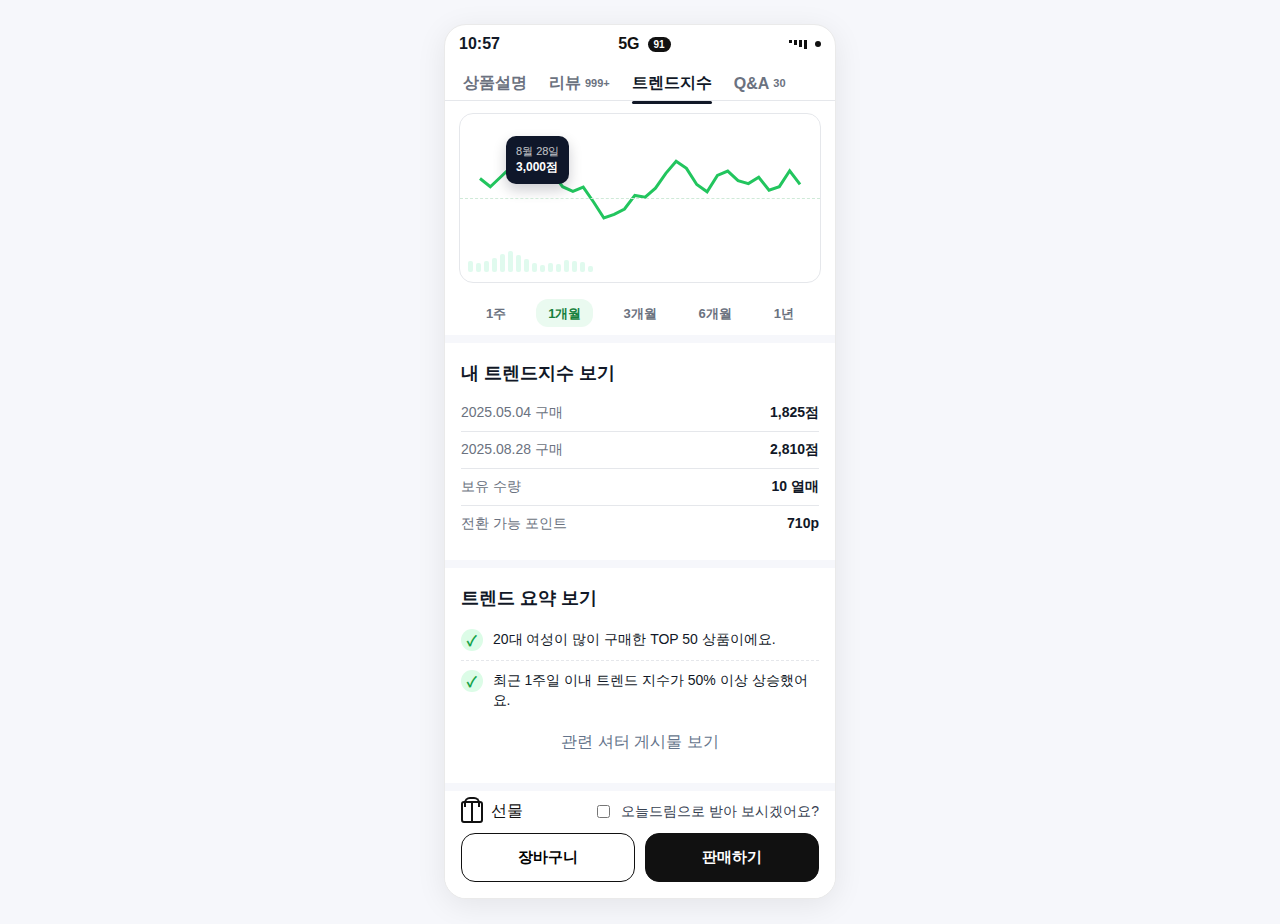
<file: product-retail.html>
<!DOCTYPE html>
<html lang="ko">
<head>
  <meta charset="utf-8" />
  <meta name="viewport" content="width=device-width, initial-scale=1, user-scalable=no" />
  <title>트렌드지수 – Mobile UI</title>
  <link rel="stylesheet" href="product-retail.css" />
  <script type="module" src="js/main.js"></script>
</head>
<body>
  <div class="phone">
    <!-- Status bar -->
    <div class="status">
      <div id="statusTime">3:40</div>
      <div class="carrier"><span>5G</span><span class="pill">91</span></div>
      <div class="icons">
        <span class="bars"><i></i><i></i><i></i><i></i></span>
        <span class="dot"></span>
      </div>
    </div>

    <!-- Tabs -->
    <nav class="tabs">
      <a href="#">상품설명</a>
      <a href="#"><span>리뷰</span><span class="count-badge">999+</span></a>
      <a class="active" href="#">트렌드지수</a>
      <a href="#"><span>Q&amp;A</span><span class="count-badge">30</span></a>
    </nav>

    <!-- Chart area -->
    <section class="chart-wrap">
  <div class="chart">
    <div class="hint" id="hint">
      <small id="hintDate">8월 28일</small>
      <strong id="hintValue">2,810점</strong>
    </div>
    <div class="axis-line"></div>

    <svg id="trendSvg" viewBox="0 0 320 140" width="100%" height="140" aria-hidden="true">
      <polyline id="trendLine" points="" />
    </svg>

    <div class="mini-bars" id="miniBars"></div>
  </div>
</section>

    <!-- Period chips -->
    <div class="periods">
      <span class="ghost">1주</span>
      <span class="chip">1개월</span>
      <span class="ghost">3개월</span>
      <span class="ghost">6개월</span>
      <span class="ghost">1년</span>
    </div>

    <!-- My Trend Index -->
    <div class="panel">
      <h3>내 트렌드지수 보기</h3>
      <div class="kv"><span class="label">2025.05.04 구매</span><strong>1,825점</strong></div>
      <div class="kv"><span class="label">2025.08.28 구매</span><strong>2,810점</strong></div>
      <div class="kv"><span class="label">보유 수량</span><strong>10 열매</strong></div>
      <div class="kv"><span class="label">전환 가능 포인트</span><strong>710p</strong></div>
    </div>

    <!-- Summary -->
    <div class="panel">
      <h3>트렌드 요약 보기</h3>
      <div class="summary">
        <div class="bullet">
          <span class="check">✓</span>
          <p>20대 여성이 많이 구매한 TOP 50 상품이에요.</p>
        </div>
        <div class="bullet">
          <span class="check">✓</span>
          <p>최근 1주일 이내 트렌드 지수가 50% 이상 상승했어요.</p>
        </div>
      </div>
      <a class="center-link" href="#">관련 셔터 게시물 보기</a>
    </div>

    <!-- Delivery opt-in -->
    <div class="deliv">
      <label class="gift"><i></i><span>선물</span></label>
      <label class="todaydream">
        <input type="checkbox" /> 오늘드림으로 받아 보시겠어요?
      </label>
    </div>

    <!-- Bottom CTA -->
    <div class="cta-wrap">
      <button class="btn">장바구니</button>
      <button class="btn primary" id="sellBtn">판매하기</button>
    </div>
  </div>
  <!-- 모달 -->
<div class="modal" id="sellModal" aria-hidden="true" role="dialog" aria-modal="true">
  <div class="modal__backdrop" data-close="true"></div>
  <div class="modal__panel" role="document" tabindex="-1">
    <button class="modal__close" aria-label="닫기" data-close="true">×</button>
    <h3>판매 전 확인</h3>

    <!-- 말풍선(#hintDate, #hintValue)의 값을 여기로 복사해 표시 -->
    <p class="modal__score">
      <span id="sellDate">–</span>
      <strong id="sellScore">–</strong>
    </p>

    <div class="modal__actions">
      <button class="btn" data-close="true">취소</button>
      <button class="btn primary">확인하고 판매</button>
    </div>
  </div>
</div>
</body>
</html>
</file>
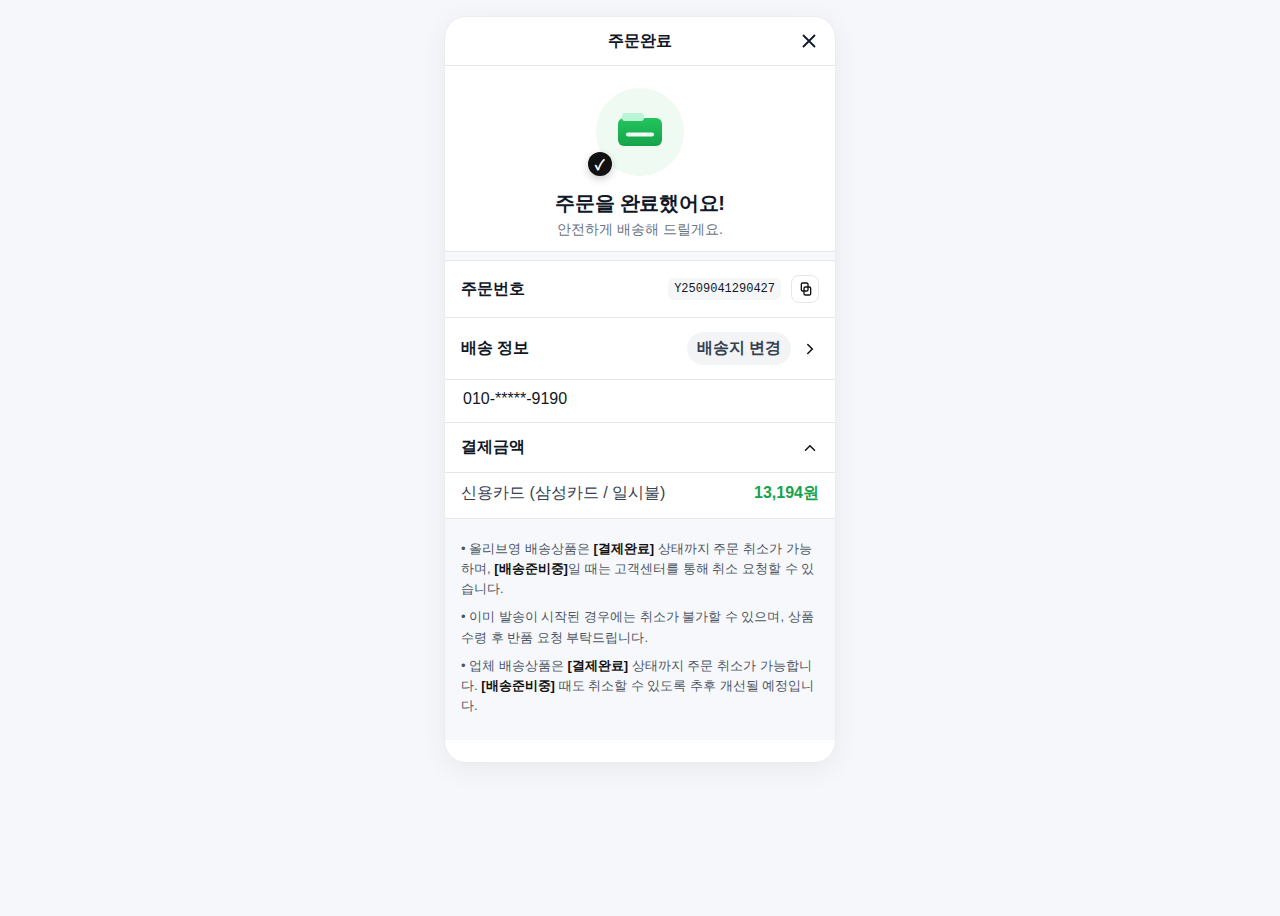
<file: purchase-complete.html>
<!DOCTYPE html>
<html lang="ko">
<head>
  <meta charset="utf-8" />
  <meta name="viewport" content="width=device-width, initial-scale=1, user-scalable=no" />
  <title>주문완료</title>
  <link rel="stylesheet" href="purchase-complete.css" />
</head>
<body>
  <div class="phone">
    <!-- 상단 헤더 (타이틀 가운데, 닫기 버튼 우측) -->
    <header class="oc-appbar">
      <h1>주문완료</h1>
      <button class="oc-close" aria-label="닫기">
        <svg viewBox="0 0 24 24"><path d="M6 6l12 12M18 6L6 18" fill="none" stroke="currentColor" stroke-width="2" stroke-linecap="round"/></svg>
      </button>
    </header>

    <main class="oc-main">
      <!-- 완료 아이콘/문구 -->
      <section class="oc-done">
        <div class="oc-illus">
          <!-- 초록 상자 일러스트 -->
          <svg viewBox="0 0 96 96" aria-hidden="true">
            <defs>
              <linearGradient id="ocGrad" x1="0" y1="0" x2="0" y2="1">
                <stop offset="0" stop-color="#22c55e"/>
                <stop offset="1" stop-color="#16a34a"/>
              </linearGradient>
            </defs>
            <circle cx="48" cy="48" r="44" fill="#eefaf2"/>
            <rect x="26" y="34" width="44" height="28" rx="6" fill="url(#ocGrad)"/>
            <rect x="30" y="29" width="22" height="8" rx="3" fill="#b9f5d6"/>
            <rect x="34" y="48.5" width="28" height="4" rx="2" fill="#fff" opacity=".95"/>
          </svg>
          <!-- 검정 동그라미 체크 뱃지 (좌측 하단 겹침) -->
          <span class="oc-badge">✓</span>
        </div>
        <h2>주문을 완료했어요!</h2>
        <p class="oc-sub">안전하게 배송해 드릴게요.</p>
      </section>

      <!-- 구분영역 -->
      <div class="oc-section-gap"></div>

      <!-- 주문번호 -->
      <section class="oc-row">
        <div class="oc-label">주문번호</div>
        <div class="oc-value">
          <code>Y2509041290427</code>
          <button class="oc-iconbtn" aria-label="복사">
            <svg viewBox="0 0 24 24">
              <rect x="9" y="9" width="10" height="12" rx="2" fill="none" stroke="currentColor" stroke-width="2"/>
              <rect x="5" y="3" width="10" height="12" rx="2" fill="none" stroke="currentColor" stroke-width="2"/>
            </svg>
          </button>
        </div>
      </section>

      <!-- 배송 정보 -->
      <section class="oc-row">
        <div class="oc-label">배송 정보</div>
        <div class="oc-value">
          <a href="#" class="oc-link">배송지 변경</a>
          <svg class="oc-chev" viewBox="0 0 24 24">
            <path d="M9 6l6 6-6 6" fill="none" stroke="currentColor" stroke-width="2" stroke-linecap="round"/>
          </svg>
        </div>
      </section>

      <!-- 연락처 단독 라인 -->
      <section class="oc-row oc-row--single">
        <div class="oc-value oc-value--only">010-*****-9190</div>
      </section>

      <!-- 결제금액(헤더) -->
      <section class="oc-row">
        <div class="oc-label">결제금액</div>
        <div class="oc-value">
          <svg class="oc-chev oc-chev--down" viewBox="0 0 24 24">
            <path d="M6 9l6 6 6-6" fill="none" stroke="currentColor" stroke-width="2" stroke-linecap="round"/>
          </svg>
        </div>
      </section>

      <!-- 결제 라인 -->
      <section class="oc-payline">
        <div class="oc-method">신용카드 (삼성카드 / 일시불)</div>
        <div class="oc-amount">13,194원</div>
      </section>

      <!-- 회색 안내 -->
      <section class="oc-notice">
        <p>• 올리브영 배송상품은 <b>[결제완료]</b> 상태까지 주문 취소가 가능하며, <b>[배송준비중]</b>일 때는 고객센터를 통해 취소 요청할 수 있습니다.</p>
        <p>• 이미 발송이 시작된 경우에는 취소가 불가할 수 있으며, 상품 수령 후 반품 요청 부탁드립니다.</p>
        <p>• 업체 배송상품은 <b>[결제완료]</b> 상태까지 주문 취소가 가능합니다. <b>[배송준비중]</b> 때도 취소할 수 있도록 추후 개선될 예정입니다.</p>
      </section>

      <div class="oc-bottom-pad"></div>
    </main>
  </div>

<!-- 획득 모달 -->
<div class="modal modal-fruit" id="fruit-win-modal" aria-hidden="true">
  <!-- ✅ 닫는 태그 추가 -->
  <div class="modal__backdrop" data-close></div>

  <div class="modal__panel">
    <button class="modal__close" aria-label="닫기" data-close>&times;</button>

    <div class="fruit-hero">
      <span class="glow" aria-hidden="true"></span>
      <img src="image/purchase-complete/olli.png" alt="올리브 캐릭터" style="width:150px;height:200px;" />
    </div>

    <h3 class="fruit-title">
      <strong>열매 1개를</strong><br />획득했어요!
    </h3>

    <a class="fruit-cta" href="orrak-my-fruit.html">오르락에서 확인하기</a>
  </div>
</div>

<!-- 자동 표시(1초 후) + 닫기 -->
<script>
  // 1초 뒤 열기
  setTimeout(() => {
    document.getElementById('fruit-win-modal')?.classList.add('show');
  }, 1000);

  document.addEventListener('click', function (e) {
    const closeEl = e.target.closest('[data-close]');
    if (!closeEl) return;

    const modal = closeEl.closest('.modal');
    if (!modal) return;

    modal.classList.remove('show');          // 보임 상태 해제
    modal.setAttribute('aria-hidden', 'true');
    // 선택: 모달 띄우며 막아둔 스크롤 복구
    document.body.style.overflow = '';
  });
</script>
</body>
</html>
</file>
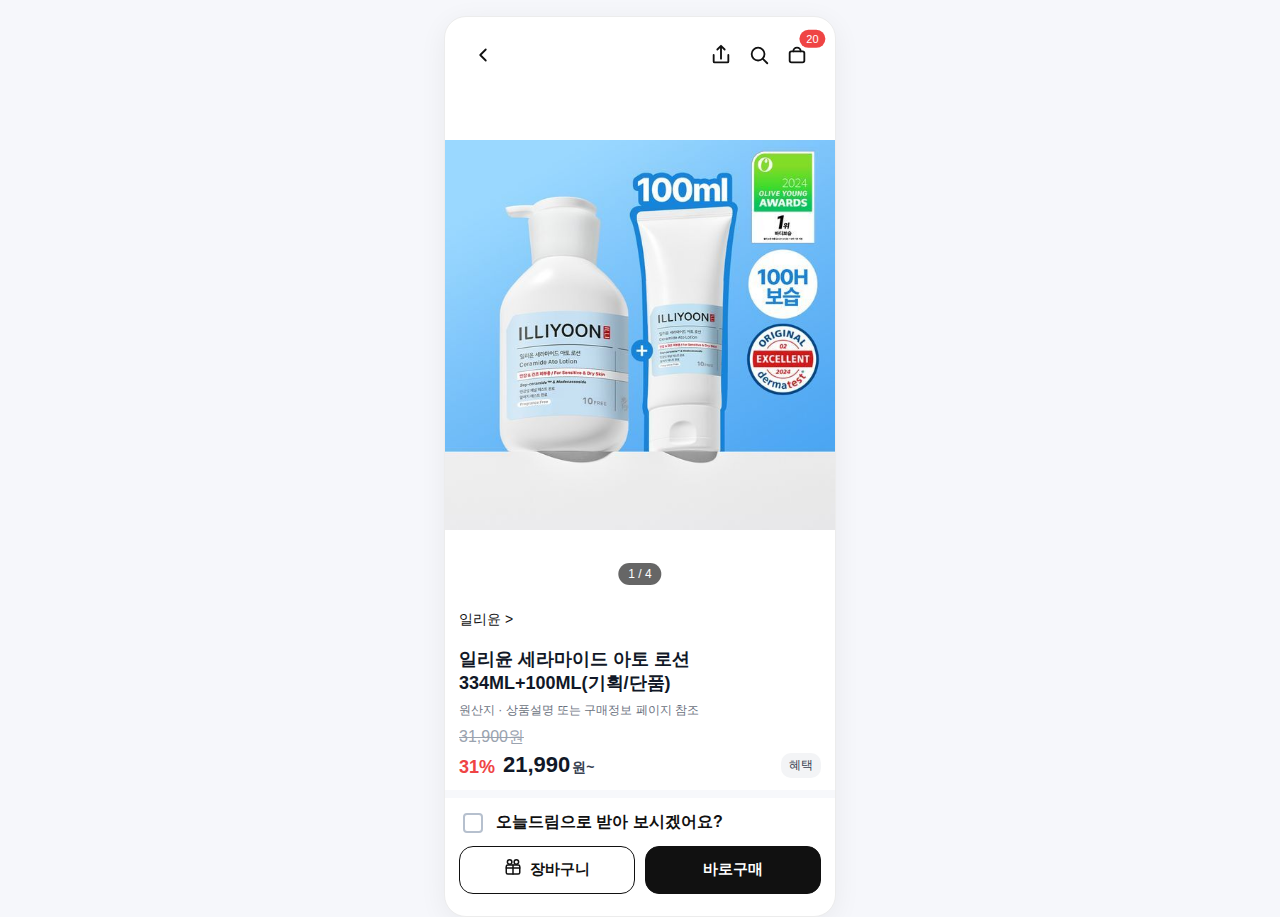
<file: purchase.html>
<!DOCTYPE html>
<html lang="ko">
<head>
  <meta charset="utf-8" />
  <meta name="viewport" content="width=device-width, initial-scale=1, user-scalable=no" />
  <title>상품 상세 – 탄탄 슬리밍 2종 택1</title>
  <link rel="stylesheet" href="purchase.css" />
</head>
<body>
  <div class="phone">
    <!-- 상단 앱바 -->
    <header class="appbar">
      <button class="iconbtn" aria-label="뒤로가기">
        <svg viewBox="0 0 24 24"><path d="M15 6l-6 6 6 6" fill="none" stroke="currentColor" stroke-width="2" stroke-linecap="round" stroke-linejoin="round"/></svg>
      </button>
      <div class="grow"></div>
      <button class="iconbtn" aria-label="공유">
        <svg viewBox="0 0 24 24"><path d="M4 12v7a1 1 0 0 0 1 1h14a1 1 0 0 0 1-1v-7M16 6l-4-4-4 4M12 2v14" fill="none" stroke="currentColor" stroke-width="2" stroke-linecap="round" stroke-linejoin="round"/></svg>
      </button>
      <button class="iconbtn" aria-label="검색">
        <svg viewBox="0 0 24 24"><circle cx="11" cy="11" r="7" fill="none" stroke="currentColor" stroke-width="2"/><line x1="16.5" y1="16.5" x2="21" y2="21" stroke="currentColor" stroke-width="2" stroke-linecap="round"/></svg>
      </button>
      <button class="iconbtn bag" aria-label="장바구니">
        <svg viewBox="0 0 24 24"><rect x="4" y="8" width="16" height="12" rx="2" ry="2" fill="none" stroke="currentColor" stroke-width="2"/><path d="M8 8a4 4 0 0 1 8 0" fill="none" stroke="currentColor" stroke-width="2" stroke-linecap="round"/></svg>
        <span class="badge">20</span>
      </button>
    </header>

    <!-- 상품 이미지/캐러셀 -->
    <section class="hero">
      <img src="image/purchase/illiyoon.jpg" alt="탄탄 슬리밍 2종 택1" class="contain">
      <div class="hero-fallback" aria-hidden="true"></div>
      <div class="pager">1 / 4</div>
    </section>

    <!-- 본문 -->
    <main class="content">
    <div class="brand-line">
        <div class="brand-chip">일리윤 ></div>
    </div>

      <h1 class="title">일리윤 세라마이드 아토 로션 334ML+100ML(기획/단품)</h1>
      <p class="subnote">원산지 · 상품설명 또는 구매정보 페이지 참조</p>

      <div class="pricebox">
        <div class="origin"><s>31,900원</s></div>
        <div class="row">
          <span class="rate">31%</span>
          <span class="price">21,990<span class="unit">원~</span></span>
          <span class="benefit">혜택</span>
        </div>
      </div>

      <div class="divider"></div>

      <!-- 오늘드림 + CTA -->
      <section class="buybox">
        <label class="dream">
          <input type="checkbox" />
          <span class="mark"></span>
          오늘드림으로 받아 보시겠어요?
        </label>

        <div class="cta">
          <button class="btn outline">
            <span class="gift">
              <svg viewBox="0 0 24 24"><rect x="3" y="8" width="18" height="12" rx="2" ry="2" fill="none" stroke="currentColor" stroke-width="2"/><path d="M12 8v12M3 12h18M7.5 7a3 3 0 1 1 3-3c0 3-3 3-3 3zm9 0a3 3 0 1 0-3-3c0 3 3 3 3 3z" fill="none" stroke="currentColor" stroke-width="2" stroke-linecap="round"/></svg>
            </span>
            장바구니
          </button>
          <button class="btn primary">바로구매</button>
        </div>
      </section>
    </main>
  </div>
</body>
</html>
</file>
<file: index.css>
:root{
    --bg:#f6f7fb;
    --text:#111;
    --muted:#6b7280;
    --line:#eceff3;
  }
  
  /* 바깥 */
  *{box-sizing:border-box}
  html,body{height:100%}
  body{margin:0; background:var(--bg); color:var(--text); font-family:-apple-system,BlinkMacSystemFont,Segoe UI,Roboto,Helvetica,Arial,sans-serif}
  
  /* ✅ 핸드폰 프레임(요청 폭 동일) */
  .phone{
    max-width:390px; min-width:360px; margin:24px auto;
    background:#fff; border-radius:22px; overflow:hidden;
    border:1px solid #eaeaea; box-shadow:0 6px 30px rgba(0,0,0,.08);
    position:relative; padding-bottom:84px; /* 탭바 공간 */
  }
  
  /* 상단 바 */
  .top{display:flex; justify-content:space-between; align-items:center; padding:14px 16px 8px}
  .brand{display:flex; align-items:center; gap:6px}
  .brand strong{font-size:22px; letter-spacing:.4px}
  .caret{width:18px; height:18px}
  .actions{display:flex; gap:10px}
  .iconbtn{appearance:none; border:0; background:none; padding:6px; position:relative; color:#111}
  .icon{width:24px; height:24px}
  .bell .dot{position:absolute; right:6px; top:6px; width:8px; height:8px; background:#ff4d4f; border-radius:50%}
  .bag .badge{position:absolute; right:0; top:0; transform:translate(30%,-30%); background:#ff3b30; color:#fff; font-size:11px; line-height:1; padding:3px 6px; border-radius:999px; font-weight:800; min-width:18px; text-align:center}
  
  /* ---- 상단 탭 (왼쪽 16px 균등) ---- */
  .tabs{
    display:flex; align-items:flex-end; gap:18px; padding:6px 0 10px;
    border-bottom:1px solid var(--line); overflow-x:auto; overflow-y:visible;
    -webkit-overflow-scrolling:touch; scrollbar-width:none;
  }
  .tabs::-webkit-scrollbar{display:none}
  .tabs::before, .tabs::after{content:""; flex:0 0 16px}
  .tabs a{
    position:relative; display:inline-flex; align-items:center; justify-content:center;
    height:36px; padding:0 2px; line-height:1; font-weight:800; color:#6b7280; text-decoration:none;
    font-size: 13px;
  }
  .tabs a.active{color:#111}
  .tabs a.active::after{content:""; position:absolute; bottom:-8px; left:50%; width:24px; height:3px; background:#111; border-radius:3px; transform:translateX(-50%)}
  .tabs a.with-new .new{position:absolute; top:-10px; left:50%; transform:translateX(-50%); font-size:11px; color:#ff2d55; font-weight:900; line-height:1; pointer-events:none}
  
  /* ---- 히어로 카드 ---- */
  .hero{padding:14px 16px}
  .hero-card{position:relative; border-radius:28px; overflow:hidden; box-shadow:0 6px 18px rgba(0,0,0,.08)}
  .hero-card img{width:100%; height:380px; object-fit:cover; display:block}
  .pick{position:absolute; top:14px; right:14px; background:#f0a7bb; color:#581a2a; font-weight:900; font-size:12px; padding:6px 10px; border-radius:16px}
  .overlay{position:absolute; left:0; right:0; bottom:0; color:#fff; padding:22px; background:linear-gradient(to top, rgba(0,0,0,.55), rgba(0,0,0,0))}
  .overlay h2{margin:0 0 6px; font-size:28px; line-height:1.2}
  .subtitle{margin:0 0 12px; opacity:.95}
  .pager{display:flex; align-items:center; gap:12px; opacity:.9; letter-spacing:2px}
  .pager .bar{opacity:.5}
  .pager .plus{font-size:20px; line-height:1}
  
  /* ---- 카테고리 그리드 ---- */
  .categories{padding:8px 12px 16px}
  .cat-grid{list-style:none; margin:0; padding:0 4px; display:grid; grid-template-columns:repeat(5, 1fr); gap:16px 10px}
  .cat-grid li{display:flex; flex-direction:column; align-items:center; gap:8px}
  .thumb{
    width:64px; height:64px; border-radius:18px; background:#f4f6f9; display:grid; place-items:center;
    box-shadow:0 1px 0 rgba(0,0,0,.03) inset;
  }
  .iv{width:40px; height:40px; color:#111; fill:currentColor}
  .thumb .txt{font-weight:900; text-align:center; line-height:1.05}
  .thumb .txt.w{font-size:34px}
  
  /* 라벨 */
  .cat-grid span{font-size:12px; color:#374151}
  
  /* ---- 하단 탭바 ---- */
  .tabbar{
    position:absolute; left:0; right:0; bottom:0;
    display:flex; justify-content:space-around; align-items:center;
    padding:8px; border-top:1px solid #edf0f3; background:#fff;
  }
  .tabbar a{display:flex; flex-direction:column; align-items:center; gap:4px; color:#1f2937; text-decoration:none; font-size:11.5px; font-weight:800; min-width:60px}
  .tabbar .icon{width:24px; height:24px}
  .tabbar a.active{color:#111}
</file>
<file: orrak-my-fruit-detail.css>
:root{
  --bg:#f6f7fb;
  --card:#ffffff;
  --text:#111111;
  --muted:#6b7280;
  --line:#eceff3;
  --green:#22c55e;
  --green-d:#16a34a;
  --red:#ef4444;
}

/* 프레임(홈과 동일 규격) */
*{box-sizing:border-box}
html,body{height:100%}
body{margin:0; background:var(--bg); color:var(--text);
  font-family:-apple-system,BlinkMacSystemFont,Segoe UI,Roboto,Helvetica,Arial,sans-serif}
.phone{
  max-width:390px; min-width:360px; margin:24px auto;
  background:#fff; border-radius:22px; border:1px solid #eaeaea;
  overflow:hidden; box-shadow:0 6px 30px rgba(0,0,0,.08); position:relative;
}
.content{padding-bottom:84px}

/* 상단바 */
.topbar{display:flex; justify-content:space-between; align-items:center; padding:14px 16px 8px}
.brand{display:flex; align-items:center; gap:6px}
.brand strong{font-size:22px; letter-spacing:.2px}
.caret{width:18px; height:18px}
.actions{display:flex; gap:10px}
.iconbtn{appearance:none; border:0; background:none; padding:6px; position:relative; color:#111}
.icon{width:24px; height:24px}
.bell .dot{position:absolute; right:6px; top:6px; width:8px; height:8px; background:#ef4444; border-radius:50%}
.bag .badge{position:absolute; right:0; top:0; transform:translate(30%,-30%); background:#ff3b30; color:#fff; font-size:11px; line-height:1; padding:3px 6px; border-radius:999px; font-weight:800; min-width:18px; text-align:center}

/* 1차 탭 */
.tabs{
    display:flex; align-items:flex-end; gap:18px; padding:6px 0 10px;
    border-bottom:1px solid var(--line); overflow-x:auto; overflow-y:visible;
    -webkit-overflow-scrolling:touch; scrollbar-width:none;
  }
  .tabs::-webkit-scrollbar{display:none}
  .tabs::before, .tabs::after{content:""; flex:0 0 16px}
  .tabs a{
    font-size: 12px;
    position:relative; display:inline-flex; align-items:center; justify-content:center;
    height:36px; padding:0 2px; line-height:1; font-weight:800; color:#6b7280; text-decoration:none;
  }
  .tabs a.active{color:#111}
  .tabs a.active::after{content:""; position:absolute; bottom:-8px; left:50%; width:24px; height:3px; background:#111; border-radius:3px; transform:translateX(-50%)}
  .tabs a.with-new .new{position:absolute; top:-10px; left:50%; transform:translateX(-50%); font-size:11px; color:#ff2d55; font-weight:900; line-height:1; pointer-events:none}


/* 2차 탭 */
.subtabs{display:flex; gap:18px; padding:8px 16px; border-bottom:1px solid var(--line)}
.subtabs a{color:#9aa0a6; text-decoration:none; font-weight:800; position:relative; height:32px; display:flex; align-items:center}
.subtabs a.active{color:#111}
.subtabs a.active::after{content:""; position:absolute; left:0; right:0; bottom:-9px; height:3px; background:#111; border-radius:3px}


/* 칩 탭 */
.segtabs{display:flex; gap:8px; padding:10px 16px; border-bottom:1px solid var(--line); background:#fff}
.seg{
    display:inline-flex; align-items:center; justify-content:center;
    height:32px; padding:0 12px; border-radius:999px; font-weight:800; font-size:13px;
    color:#333; background:#f2f4f6; text-decoration:none;
}
.seg.active{background:#111; color:#fff}

/* 리스트 1줄 카드 */
.mini-list{padding:8px 12px 2px}
.rowcard{
  display:grid; grid-template-columns:60px 1fr auto; gap:12px; align-items:center;
  padding:12px; border:1px solid #eef1f4; border-radius:18px; background:#fff; box-shadow:0 1px 0 rgba(0,0,0,.02) inset;
}
.thumb{width:60px; height:60px; border-radius:14px; background:linear-gradient(135deg,#fff,#f2f6fb)}
.tit{margin:0 0 6px; font-size:14px; font-weight:800; line-height:1.35; overflow:hidden; text-overflow:ellipsis; white-space:nowrap; max-width:170px}
.meta{display:flex; align-items:center; gap:6px; color:#6b7280; font-size:12px}
.olive{display:inline-grid; place-items:center; width:22px; height:22px; border-radius:50%; background:#e6f8ee; color:#22c55e}
.olive svg{width:16px; height:16px}
.right{text-align:right}
.pts{font-weight:900; font-size:16px}
.pts .unit{font-size:12px; margin-left:2px; font-weight:700; color:#6b7280}
.chg{margin-top:6px; font-size:12px; font-weight:800}
.chg span{opacity:.7; font-weight:700}
.chg.up{color:var(--red)}

/* 전환 카드 */
.statcard{
  margin:16px 12px 18px; padding:18px; border:1px solid #eef1f4; border-radius:24px; background:#fff;
  box-shadow:0 2px 18px rgba(0,0,0,.04);
}
.statcard h2{margin:0 0 8px; font-size:20px}
.point{font-size:44px; font-weight:900; letter-spacing:-.5px}
.delta{margin:6px 0 10px; color:#6b7280}
.delta b.up{color:#ef4444}

/* 차트 */
.chart{position:relative; background:#fff; border-radius:16px; overflow:hidden; margin-top:10px}
.grid{
  position:absolute; inset:0;
  background:
    repeating-linear-gradient(to bottom, transparent 0 26px, #edf2f7 26px 27px);
  pointer-events:none;
}
.chart svg{display:block}

/* 말풍선 */
/* .hint{position:absolute; background:#0f172a; color:#fff; padding:8px 10px; border-radius:10px; font-size:12px; box-shadow:0 6px 14px rgba(2,6,23,.2)}
.hint small{display:block; opacity:.75; font-size:11px}
.hint:after{content:""; position:absolute; left:14px; bottom:-7px; border:7px solid transparent; border-top-color:#0f172a} */

/* 차트 캔버스 */
.chart{ position:relative; background:#fff; border-radius:16px; overflow:hidden; }
.chart svg{ display:block; width:100%; height:170px; }
.grid{
  position:absolute; inset:0;
  background:repeating-linear-gradient(to bottom, transparent 0 26px, #edf2f7 26px 27px);
  pointer-events:none;
}

/* 말풍선 */
/* 말풍선: 포인트 '아래'에 살짝 붙이기 */
.hint{
  position:absolute;
  background:#0f172a; color:#fff;
  padding:8px 10px; border-radius:10px; font-size:12px;
  box-shadow:0 6px 14px rgba(2,6,23,.2);
  transform:translate(-50%, 10px);     /* ← 아래로 10px */
  white-space:nowrap; pointer-events:none;
}
.hint small{ display:block; opacity:.75; font-size:11px; }

/* 꼬리(위쪽을 향하도록 변경) */
.hint::after{
  content:"";
  position:absolute; left:50%; top:-7px;          /* ← 위쪽으로 이동 */
  transform:translateX(-50%);
  border:7px solid transparent;
  border-bottom-color:#0f172a;                     /* ↓ 아래 방향 삼각형 */
}

/* X축 라벨 */
.xlabels{display:flex; justify-content:space-between; padding:8px 6px 2px; color:#6b7280; font-size:12px}
.xlabels .sel{font-weight:900; color:#111}

/* 기간 칩 */
.periods{
  display:flex; gap:10px; padding:8px 0 0; align-items:center; flex-wrap:wrap;
}
.chip{
  display:inline-flex; align-items:center; justify-content:center;
  height:30px; padding:0 14px; border-radius:12px; font-size:13px; font-weight:800;
  background:#eafaf0; color:#15803d;
}
.chip.ghost{background:#f2f4f6; color:#6b7280; font-weight:700}
.chip.active{background:#eafaf0; color:#15803d}

/* CTA */
/* CTA 버튼 공통 */
.actions.ctas{display:flex; gap:10px; padding-top:12px}
.btn{
  flex:1; height:44px;
  border-radius:12px;
  font-weight:900; font-size:14px;
  cursor:pointer; user-select:none;
  appearance:none; border:0; outline:none;
  transition:transform .05s ease, box-shadow .15s ease, background-color .15s ease;
}

/* 둘 다 글자 크기 동일 + 가운데 정렬(가로/세로) */
.actions .btn{
  /* 기존 색/테두리/그림자 등은 건드리지 않습니다 */
  display:flex;                 /* 중앙 정렬을 위해 flex 사용 */
  align-items:center;           /* 세로 중앙 */
  justify-content:center;       /* 가로 중앙 */
  text-align:center;
  line-height:1;                /* 텍스트 위아래 여백 동일화 */
  font-size:16px;               /* ← 원하는 크기로 통일 (예: 16px) */
  font-weight:900;              /* 굵기 통일, 필요 시 조정 */
  padding:0 16px;               /* 좌우 여백 */
}

/* (선택) 두 버튼 폭을 동일하게 하고 싶다면 유지, 아니면 지우세요 */
.actions .btn{ flex:1; }


/* Primary */
.btn--primary{
  background:#16a34a; color:#fff;
  box-shadow:0 8px 16px rgba(22,163,74,.18);
}
.btn--primary:hover{box-shadow:0 10px 20px rgba(22,163,74,.24)}
.btn--primary:active{transform:translateY(1px)}

/* Secondary (연한 초록 버튼) */
.btn--secondary{
  background:#eafaf0; color:#15803d;
  border:1px solid #bfe6cf;
}
.btn--secondary:hover{background:#e3f6ea}
.btn--secondary:active{transform:translateY(1px)}

/* 비활성 상태 예비 */
.btn:disabled{opacity:.5; cursor:not-allowed; box-shadow:none}


/* 하단 탭바 (홈 동일) */
.tabbar{
    position:absolute; left:0; right:0; bottom:0;
    display:flex; justify-content:space-around; align-items:center;
    padding:8px; border-top:1px solid #edf0f3; background:#fff;
  }
  .tabbar a{display:flex; flex-direction:column; align-items:center; gap:4px; color:#1f2937; text-decoration:none; font-size:11.5px; font-weight:800; min-width:60px}
  .tabbar .icon{width:24px; height:24px}
  .tabbar a.active{color:#111}

  :root{
  --text:#111827; --muted:#6b7280;
  --line:#eef1f4; --bg:#f6f7fb;
  --white:#fff;
  --green:#22c55e; --green-d:#16a34a; --shadow:0 20px 60px rgba(0,0,0,.25);
}

/* 토글 체크박스 숨김 */
.oy-modal-toggle{ position:fixed; width:0; height:0; opacity:0; pointer-events:none; }

/* 모달 베이스 */
.oy-modal{
  position:fixed; inset:0; z-index:1000;
  display:flex; align-items:center; justify-content:center;
  opacity:0; pointer-events:none; transition:opacity .2s ease;
}
.oy-modal__backdrop{ position:absolute; inset:0; background:rgba(0,0,0,.45); }
.oy-modal__panel{
  position:relative; width:min(92vw, 380px);
  background:#fff; border-radius:24px; box-shadow:var(--shadow);
  padding:20px 18px 16px;
}

/* 열림 상태 */
.oy-modal-toggle:checked ~ .oy-modal{
  opacity:1; pointer-events:auto;
}

/* 제목/닫기 */
.oy-modal__title{
  margin:6px 0 14px; text-align:center; color:#111; font-size:18px; line-height:1.35;
  font-weight:900;
}
.oy-modal__close{
  position:absolute; right:10px; top:8px;
  width:32px; height:32px; display:grid; place-items:center;
  font-size:22px; color:#111; text-decoration:none; cursor:pointer;
  background:transparent; border:0;
}

/* 리스트 */
.oy-lot-list{ list-style:none; margin:0; padding:0; display:flex; flex-direction:column; gap:10px; }
.lot{ margin:0; }
.lot__radio{ position:absolute; opacity:0; pointer-events:none; }

.lot__row{
  display:grid; grid-template-columns:24px 56px 1fr auto; align-items:center; gap:12px;
  padding:12px 14px; border:1px solid var(--line); border-radius:14px; background:var(--white);
  box-shadow:0 1px 0 rgba(0,0,0,.02) inset;
  cursor:pointer; user-select:none;
}

/* 이미지 썸네일(그리드 2번째 컬럼 56px에 맞춤) */
.lot__row .thumbs-img{
  width:56px;
  height:56px;
  display:block;
  object-fit:contain;              /* 이미지 전체 보이게 (cover 원하면 바꿔도 됨) */
  background:#fff;
  border:1px solid #e5e8ee;
  border-radius:12px;
  box-shadow:0 1px 0 rgba(0,0,0,.03) inset;
}

/* 이전 플레이스홀더를 쓰고 있다면 안전하게 무효화(선택) */
.lot__row .thumbs{ display:none !important; }

/* 좌측 라디오 표시(커스텀) */
.lot__check{
  width:18px; height:18px; border-radius:50%;
  border:2px solid var(--green-d); display:inline-block; position:relative;
}
.lot__radio:checked + .lot__row .lot__check::after{
  content:""; position:absolute; left:50%; top:50%; width:10px; height:10px;
  background:var(--green-d); border-radius:50%; transform:translate(-50%,-50%);
}

/* 썸네일 묶음 (간단 플레이스홀더) */
.thumbs{ display:flex; gap:4px; }
.thumbs i{ width:16px; height:16px; border-radius:4px; background:linear-gradient(135deg,#f0f3f8,#fff); border:1px solid #e5e8ee; box-shadow:0 1px 0 rgba(0,0,0,.03) inset; }

/* 텍스트 */
.lot__text b{ display:block; color:#111; font-size:14px; font-weight:900; margin-bottom:2px; }
.lot__text small{ color:var(--muted); }

/* 포인트 */
.lot__point{ font-size:14px; font-weight:900; color:#111; }

/* 확인 버튼 */
.oy-modal__cta{
  display:block; margin-top:14px;
  height:44px; border-radius:12px;
  background:var(--green-d); color:#fff; font-weight:900;
  text-align:center; line-height:44px; text-decoration:none; cursor:pointer;
}

/* 접근성 포커스 */
.oy-modal__panel label:focus-visible,
.oy-modal__cta:focus-visible,
.oy-modal__close:focus-visible{
  outline:2px solid var(--green-d); outline-offset:2px; border-radius:12px;
}

/* 공통 토글 숨김 (첫 모달과 동일) */
.oy-modal-toggle{ position:fixed; width:0; height:0; opacity:0; pointer-events:none; }

/* 성공 모달 레이어 */
.oy-success{
  position:fixed; inset:0; z-index:1100;
  display:flex; align-items:center; justify-content:center;
  opacity:0; pointer-events:none; transition:opacity .2s ease;
}
#oySuccess:checked ~ .oy-success{ opacity:1; pointer-events:auto; }

/* 성공이 열리면 첫 모달 가리기 */
#oySuccess:checked ~ .oy-modal{ opacity:0 !important; pointer-events:none !important; }

/* 배경 딤 */
.oy-success__backdrop{ position:absolute; inset:0; background:rgba(0,0,0,.45); }

/* 패널 */
.oy-success__panel{
  position:relative; width:min(92vw,360px);
  background:#fff; border-radius:24px; box-shadow:0 20px 60px rgba(0,0,0,.25);
  padding:20px 18px 16px; text-align:center; z-index:2;
}
.oy-success__title{ margin:4px 0 12px; font-size:28px; font-weight:900; }

/* 코인 배경(장식) */
.coins{ position:absolute; inset:0; pointer-events:none; z-index:1; overflow:hidden; }
.coins-img{ position:absolute; left:50%; transform:translateX(-50%); width:120%; max-width:none; }
.coins-img.top{ top:-10px; }
.coins-img.bottom{ bottom:-10px; }

/* 마스코트(심플) */
.mascot{
  width:160px; height:160px; margin:8px auto 10px;
  background:#22c55e; border-radius:50%;
  box-shadow:inset 0 -10px 0 #16a34a, 0 10px 24px rgba(0,0,0,.15);
  position:relative;
}
.mascot .leaf{
  position:absolute; width:32px; height:38px; left:50%; top:-16px; transform:translateX(-50%) rotate(-10deg);
  background:linear-gradient(#34d399,#16a34a); border-radius:20px 20px 2px 20px;
}
.mascot .eye{ position:absolute; top:54px; width:22px; height:22px; background:#fff; border-radius:50%; }
.mascot .eye.l{ left:48px; }
.mascot .eye.r{ right:48px; }
.mascot .eye::after{ content:""; position:absolute; left:6px; top:6px; width:10px; height:10px; background:#111; border-radius:50%; }
.mascot .mouth{ position:absolute; left:50%; top:94px; width:30px; height:18px; transform:translateX(-50%); border-bottom:8px solid #0f172a; border-radius:0 0 20px 20px; }
.mascot .coin{
  position:absolute; left:40px; top:86px; width:42px; height:42px; border-radius:50%;
  background:radial-gradient(70% 70% at 35% 30%, #ffef9c 0%, #ffd54d 50%, #f0b400 100%);
  box-shadow:inset 0 4px 0 #ffd96a, inset 0 -6px 0 #c68700;
}
.mascot .coin::after{
  content:"P"; position:absolute; left:50%; top:50%; transform:translate(-50%,-50%);
  font-weight:900; color:#c68700;
}

/* 성공 CTA 버튼 */
.success-ctas{ display:flex; gap:10px; margin-top:8px; }
.success-ctas .btn{
  flex:1; height:44px; border-radius:12px; font-weight:900; font-size:14px;
  display:flex; align-items:center; justify-content:center; text-decoration:none; cursor:pointer;
}
.success-ctas .btn.ghost{ background:#eafaf0; color:#15803d; border:1px solid #cfead8; }
.success-ctas .btn.primary{ background:#16a34a; color:#fff; }

/* === 두 모달 공통 사이즈 === */
:root{
  --oy-modal-width: min(92vw, 380px);   /* 필요하면 360px 등으로 조정 */
  --oy-modal-radius: 24px;
  --oy-modal-padding: 20px 18px 16px;
  --oy-modal-shadow: 0 20px 60px rgba(0,0,0,.25);
  --oy-modal-maxh: min(90vh, 640px);   /* 내용 많을 때 대비 */
}

/* 패널 크기/모양 통일 */
.oy-modal__panel,
.oy-success__panel{
  width: var(--oy-modal-width);
  border-radius: var(--oy-modal-radius);
  padding: var(--oy-modal-padding);
  box-shadow: var(--oy-modal-shadow);
  max-height: var(--oy-modal-maxh);
  overflow-y: auto;                    /* 스크롤 처리 */
}

/* (선택) 배경 딤도 동일하게 */
.oy-modal__backdrop,
.oy-success__backdrop{
  background: rgba(0,0,0,.45);
}
</file>
<file: orrak-my-fruit.css>
:root{
    --bg:#f6f7fb;
    --text:#111111;
    --muted:#6b7280;
    --line:#eceff3;
    --green:#22c55e;
    --green-d:#16a34a;
    --red:#ef4444;
    --blue:#2563eb;
    --card:#ffffff;
  }
  
  /* 프레임(홈과 동일 규격) */
  *{box-sizing:border-box}
  html,body{height:100%}
  body{margin:0; background:var(--bg); color:var(--text); font-family:-apple-system,BlinkMacSystemFont,Segoe UI,Roboto,Helvetica,Arial,sans-serif}
    /* ✅ 핸드폰 프레임(요청 폭 동일) */
    .phone{
      max-width:390px; min-width:360px; margin:24px auto;
      background:#fff; border-radius:22px; overflow:hidden;
      border:1px solid #eaeaea; box-shadow:0 6px 30px rgba(0,0,0,.08);
      position:relative; padding-bottom:75px; /* 탭바 공간 */
    } 
  .content{padding-bottom:84px}
  
  /* 상단바 */
  .topbar{display:flex; justify-content:space-between; align-items:center; padding:14px 16px 8px}
  .brand{display:flex; align-items:center; gap:6px}
  .brand strong{font-size:22px; letter-spacing:.4px}
  .caret{width:18px; height:18px}
  .actions{display:flex; gap:10px}
  .iconbtn{appearance:none; border:0; background:none; padding:6px; position:relative; color:#111}
  .icon{width:24px; height:24px}
  .bell .dot{position:absolute; right:6px; top:6px; width:8px; height:8px; background:#ef4444; border-radius:50%}
  .bag .badge{position:absolute; right:0; top:0; transform:translate(30%,-30%); background:#ff3b30; color:#fff; font-size:11px; line-height:1; padding:3px 6px; border-radius:999px; font-weight:800; min-width:18px; text-align:center}
  
  /* 1차 탭 (홈과 동일) */
 .tabs{
    display:flex; align-items:flex-end; gap:18px; padding:6px 0 10px;
    border-bottom:1px solid var(--line); overflow-x:auto; overflow-y:visible;
    -webkit-overflow-scrolling:touch; scrollbar-width:none;
  }
  .tabs::-webkit-scrollbar{display:none}
  .tabs::before, .tabs::after{content:""; flex:0 0 16px}
  .tabs a{
    position:relative; display:inline-flex; align-items:center; justify-content:center;
    height:36px; padding:0 2px; line-height:1; font-weight:800; color:#6b7280; text-decoration:none;
    font-size: 12px;
  } 
  .tabs a.active{color:#111}
  .tabs a.active::after{content:""; position:absolute; bottom:-8px; left:50%; width:24px; height:3px; background:#111; border-radius:3px; transform:translateX(-50%)}
  .tabs a.with-new .new{position:absolute; top:-10px; left:50%; transform:translateX(-50%); font-size:11px; color:#ff2d55; font-weight:900; line-height:1; pointer-events:none}

  /* 2차 탭 */
  .subtabs{display:flex; gap:18px; padding:8px 16px; border-bottom:1px solid var(--line)}
  .subtabs a{color:#9aa0a6; text-decoration:none; font-weight:800; position:relative; height:32px; display:flex; align-items:center}
  .subtabs a.active{color:#111}
  .subtabs a.active::after{content:""; position:absolute; left:0; right:0; bottom:-9px; height:3px; background:#111; border-radius:3px}
  
  /* 3차 세그 탭 */
  .segtabs{display:flex; gap:8px; padding:10px 16px; border-bottom:1px solid var(--line); background:#fff}
  .seg{
    display:inline-flex; align-items:center; justify-content:center;
    height:32px; padding:0 12px; border-radius:999px; font-weight:800; font-size:13px;
    color:#333; background:#f2f4f6; text-decoration:none;
  }
  .seg.active{background:#111; color:#fff}
  
  /* 리스트 헤더 */
  .list-head{display:flex; justify-content:space-between; align-items:center; padding:8px 16px 6px; color:#6b7280; font-size:13px}
  .list-head .count strong{color:#111}
  .sort{display:inline-flex; align-items:center; gap:6px; border-radius:999px; padding:6px 10px; font-weight:800; text-decoration:none; font-size:12px; color:#15803d; background:#e9f7ef; border:1px solid #c9efd9}
  
  /* 리스트 */
  .list{display:flex; flex-direction:column; gap:10px; padding:6px 12px 16px}
  .item{
    display:grid; grid-template-columns:64px 1fr auto; gap:12px; align-items:center;
    padding:10px 12px; background:#fff; border:1px solid #eef1f4; border-radius:16px; box-shadow:0 1px 0 rgba(0,0,0,.02) inset;
  }
  .thumb{width:64px; height:64px; border-radius:14px; background:#f4f6f9}
  .t1{background:linear-gradient(135deg,#d9edff,#fff)}
  .t2{background:linear-gradient(135deg,#ffe7d1,#fff)}
  .t3{background:linear-gradient(135deg,#e1ffe5,#fff)}
  .t4{background:linear-gradient(135deg,#ffe1ec,#fff)}
  
  .info{min-width:0}
  .tit{
    margin:0 0 6px; font-size:14px; font-weight:800; line-height:1.35;
    display:-webkit-box; -webkit-line-clamp:2; -webkit-box-orient:vertical; overflow:hidden;
  }
  .meta{display:flex; align-items:center; gap:6px; color:#6b7280; font-size:12px}
  .meta .sub{letter-spacing:.2px}
  .olive{display:inline-grid; place-items:center; width:22px; height:22px; border-radius:50%; background:#e6f8ee; color:#22c55e}
  .olive svg{width:16px; height:16px}
  
  .right{text-align:right}
  .pts{font-weight:900; font-size:16px}
  .pts .unit{font-size:12px; margin-left:2px; font-weight:700; color:#6b7280}
  .chg{margin-top:6px; font-size:12px; font-weight:800}
  .chg span{opacity:.7; font-weight:700}
  .chg.up{color:var(--red)}
  .chg.down{color:#2563eb}

  /* a 요소도 카드처럼 보이게 */
a.item{
  text-decoration:none;
  color:inherit;
  /* 이미 .item{display:grid; …}가 있다면 그대로 적용됨 */
}
a.item:focus-visible{
  outline:2px solid #111;
  outline-offset:2px;
  border-radius:16px; /* 카드 둥근값과 일치 */
}

  
  /* 하단 탭바 (홈과 동일) */
  .tabbar{
    position:absolute; left:0; right:0; bottom:0;
    display:flex; justify-content:space-around; align-items:center;
    padding:8px; border-top:1px solid #edf0f3; background:#fff;
  }
  .tabbar a{display:flex; flex-direction:column; align-items:center; gap:4px; color:#1f2937; text-decoration:none; font-size:11.5px; font-weight:800; min-width:60px}
  .tabbar .icon{width:24px; height:24px}
  .tabbar a.active{color:#111}
</file>
<file: orrak-my.css>
:root{
    --bg:#f6f7fb;
    --card:#ffffff;
    --text:#111827;
    --muted:#6b7280;
    --line:#e5e7eb;
    --green:#22c55e;
    --green-d:#16a34a;
  }
  
  *{box-sizing:border-box}
  html,body{height:100%}
  body{
    margin:0;
    background:var(--bg);
    color:var(--text);
    font-family:-apple-system,BlinkMacSystemFont,Segoe UI,Roboto,Helvetica,Arial,sans-serif;
  }
  
  /* ▶ 핸드폰 프레임: 홈 화면과 동일 */
  .phone{
    max-width:390px; min-width:360px; margin:24px auto;
    background:#fff; border-radius:22px; overflow:hidden;
    border:1px solid #eaeaea; box-shadow:0 6px 30px rgba(0,0,0,.08);
    position:relative; padding-bottom:12px; /* 탭바 공간 */
  }
  /* ▶ 하단 탭바 높이 동일(84px) */
  .content{padding-bottom:84px}
  
  /* ── 상단 바(홈과 동일 패딩/아이콘 크기) ── */
  .topbar{
    display:flex; justify-content:space-between; align-items:center;
    padding:14px 16px 8px;        /* ← 홈과 동일 */
  }
  .brand{display:flex; align-items:center; gap:6px}
  .brand strong{font-size:22px; letter-spacing:.4px}
  .caret{width:18px; height:18px}
  .actions{display:flex; gap:10px}
  .iconbtn{appearance:none; border:0; background:none; padding:6px; position:relative; color:#111}
  .icon{width:24px; height:24px}
  .bell .dot{position:absolute; right:6px; top:6px; width:8px; height:8px; background:#ef4444; border-radius:50%}
  .bag .badge{
    position:absolute; right:0; top:0; transform:translate(30%,-30%);
    background:#ff3b30; color:#fff; font-size:11px; line-height:1;
    padding:3px 6px; border-radius:999px; font-weight:800; min-width:18px; text-align:center;
  }
  
  /* ── 1차 탭: 좌우 16px 유령 패딩 + 동일 높이 ── */
  .tabs{
    display:flex; align-items:flex-end; gap:18px;
    padding:6px 0 10px;           /* ← 홈과 동일 */
    border-bottom:1px solid var(--line);
    overflow-x:auto; overflow-y:visible;
    -webkit-overflow-scrolling:touch; scrollbar-width:none;
  }
  .tabs::-webkit-scrollbar{display:none}
  .tabs::before,.tabs::after{content:""; flex:0 0 16px} /* 좌우 16px */
  .tabs a{
    position:relative;
    display:inline-flex; align-items:center; justify-content:center;
    height:36px;                  /* ← 동일 */
    padding:0 2px; line-height:1; font-size: 13px;
    font-weight:800; color:#6b7280; text-decoration:none;
  }
  .tabs a.active{color:#111}
  .tabs a.active::after{
    content:""; position:absolute; left:50%; transform:translateX(-50%);
    bottom:-8px; width:24px; height:3px; background:#111; border-radius:3px;
  }
  .tabs a.with-new .new{
    position:absolute; top:-10px; left:50%; transform:translateX(-50%);
    font-size:11px; color:#ff2d55; font-weight:900; line-height:1; pointer-events:none;
  }
  
  /* ── 2차 탭(좌우 16px, 높이/두께 정렬) ── */
  .subtabs{
    display:flex; gap:18px; padding:8px 16px;
    border-bottom:1px solid var(--line);
  }
  .subtabs a{
    text-decoration:none; color:#9aa0a6; font-weight:800;
    position:relative; height:32px; display:flex; align-items:center;
  }
  .subtabs a.active{color:#111}
  .subtabs a.active::after{
    content:""; position:absolute; left:0; right:0; bottom:-9px;
    height:3px; background:#111; border-radius:3px;
  }
  
  /* ── 인사말(여백만 홈 기준으로 정리) ── */
  .greet{padding:18px 16px 6px}
  .greet h1{margin:0 0 6px; font-size:26px; line-height:1.25}
  .greet p{margin:0; color:#6b7280; font-size:15px}
  
  /* ── 요약 카드(프레임 폭 대비 여백/둥글기 재정렬) ── */
  .summary-card{
    margin:14px 16px 16px;
    padding:16px 14px;
    border:2px solid var(--green);
    border-radius:18px;
    background:#fff;
    display:grid; grid-template-columns:1fr auto 1fr; align-items:center; gap:10px;
  }
  .metric .caption{display:block; font-size:14px; color:#111; font-weight:400; margin-bottom:8px}
  .metric .value{font-size:32px; font-weight:700; letter-spacing:-0.3px}
  .metric.right{text-align:right}
  .swap svg{width:28px; height:28px; color:var(--green-d)}
  
  /* ── 타일 그리드(간격/라운드 홈 기준) ── */
  .tiles{
    display:grid; grid-template-columns:1fr 1fr; gap:14px;
    padding:0 16px 16px;
  }
  .tile{
    background:#f3f5f8; border-radius:22px; padding:16px; min-height:160px;
    box-shadow:0 4px 18px rgba(0,0,0,.06);
    display:flex; flex-direction:column; justify-content:space-between;
  }
  .tile.dark{
    background:#1f242c; color:#fff; box-shadow:0 10px 26px rgba(0,0,0,.16);
  }
  .tile-head{display:flex; align-items:center; gap:10px; font-size:18px; font-weight:900; color:#2b323b}
  .tile.dark .tile-head{color:#fff}
  .ticon{width:24px; height:24px; color:#6b7280; fill:none; stroke:currentColor; stroke-width:2}
  .leaf{color:#22c55e; fill:currentColor; stroke:currentColor}
  .tile-val{font-size:48px; font-weight:900; line-height:1}
  
  /* ── 하단 탭바: 홈 화면과 동일 ── */
  .tabbar{
    position:absolute; left:0; right:0; bottom:0;
    display:flex; justify-content:space-around; align-items:center;
    padding:8px; border-top:1px solid #edf0f3; background:#fff;
  }
  .tabbar a{display:flex; flex-direction:column; align-items:center; gap:4px; color:#1f2937; text-decoration:none; font-size:11.5px; font-weight:800; min-width:60px}
  .tabbar .icon{width:24px; height:24px}
  .tabbar a.active{color:#111}
</file>
<file: product-retail.css>
:root{
  --bg:#f6f7fb;
  --card:#ffffff;
  --text:#111827;
  --muted:#6b7280;
  --line:#e5e7eb;
  --brand:#22c55e;
  --brand-dark:#16a34a;
  --chip:#eafaf0;
  --black:#000;
}

html,body{height:100%}
body{
  margin:0;
  background:var(--bg);
  color:var(--text);
  font-family:-apple-system,BlinkMacSystemFont,Segoe UI,Roboto,Helvetica,Apple Color Emoji,Noto Color Emoji,Arial,sans-serif;
}

/* Phone frame */
.phone{
  max-width:390px; min-width:360px;
  margin:24px auto;
  background:#fff;
  border-radius:22px;
  box-shadow:0 6px 30px rgba(0,0,0,.08);
  overflow:hidden;
  border:1px solid #eaeaea;
}

/* Status bar */
.status{display:flex; justify-content:space-between; align-items:center; padding:10px 14px; font-weight:600}
.carrier{display:flex; align-items:center; gap:8px; color:#111}
.pill{display:inline-block; background:#111; color:#fff; font-size:10px; padding:2px 6px; border-radius:10px}
.icons{display:flex; align-items:center; gap:8px; color:#111}
.dot{width:6px; height:6px; background:#111; border-radius:50%; display:inline-block}
.bars{display:flex; gap:2px}
.bars i{width:3px; height:3px; background:#111; display:block}
.bars i:nth-child(2){height:5px}
.bars i:nth-child(3){height:7px}
.bars i:nth-child(4){height:9px}

/* Tabs */
.tabs{display:flex; gap:22px; padding:10px 18px 6px; border-bottom:1px solid var(--line); font-weight:600}
.tabs a{color:var(--muted); text-decoration:none; position:relative; display:flex; gap:4px; align-items:center}
.tabs a.active{color:var(--text)}
.tabs a.active:after{content:""; position:absolute; left:0; right:0; bottom:-10px; height:3px; background:var(--text); border-radius:3px}
.count-badge{font-weight:700; font-size:11px; line-height:1}

/* Chart Area */
.chart-wrap{padding:12px 14px 4px}
.chart{
  background:linear-gradient(#fff,#fff) padding-box,
             repeating-linear-gradient(to bottom, transparent, transparent 24px, #f4f6f8 25px) border-box;
  border-radius:14px; border:1px solid var(--line); padding:12px; position:relative;
}
.hint{position:absolute; left:46px; top:22px; background:#0f172a; color:#fff; padding:8px 10px; border-radius:10px; font-size:12px; box-shadow:0 6px 14px rgba(2,6,23,.2)}
.hint small{display:block; opacity:.75; font-size:11px}
.hint:after{content:""; position:absolute; left:12px; bottom:-8px; border:8px solid transparent; border-top-color:#0f172a}
.axis-line{position:absolute; left:0; right:0; top:50%; height:0; border-top:1.5px dashed #cfead8}
.mini-bars{position:absolute; left:8px; right:8px; bottom:10px; height:40px; display:flex; align-items:flex-end; gap:3px; opacity:.35}
.mini-bars span{display:block; width:5px; background:#a7f3d0; border-radius:2px}

/* Period chips */
/* Period chips (fixed) */
.periods{
  display:flex;
  align-items:center;         /* 수직 가운데 */
  justify-content:center;
  gap:18px;
  padding:12px 16px 8px;
  white-space:nowrap;         /* 줄바꿈 방지 */
  flex-wrap:nowrap;
}

/* 모든 칩 공통 크기/정렬 */
.periods > span{
  display:inline-flex;        /* 동일 높이 보장 */
  align-items:center;
  justify-content:center;
  height:28px;                /* 고정 높이 */
  padding:0 12px;             /* 좌우 패딩만 */
  border-radius:12px;
  line-height:1;              /* 라인 높이로 인한 흔들림 방지 */
  font-size:13px;
}

/* 선택된 칩 */
.chip{
  background:#eafaf0;         /* 연한 초록 배경 */
  color:#15803d;
  font-weight:800;
}

/* 비활성 칩 */
.ghost{
  background:transparent;
  color:#6b7280;              /* 회색 텍스트 */
  font-weight:600;            /* 필요 시 500~600 선호 */
}


/* Info list */
.panel{background:var(--card); border-top:8px solid var(--bg); padding:12px 16px 18px}
.panel h3{margin:6px 0 10px; font-size:18px}
.kv{display:flex; justify-content:space-between; padding:9px 0; border-bottom:1px solid var(--line); font-size:14px}
.kv:last-child{border-bottom:none}
.kv .label{color:var(--muted)}

/* Summary bullets */
.summary{margin-top:8px}
.bullet{display:flex; gap:10px; align-items:flex-start; padding:9px 0; border-bottom:1px dashed var(--line)}
.bullet:last-child{border-bottom:none}
.check{width:22px; height:22px; border-radius:50%; background:#dcfce7; display:grid; place-items:center; font-size:14px; color:#16a34a; font-weight:800}
.summary p{margin:0; font-size:14px; line-height:1.45}

.center-link{display:block; text-align:center; color:#64748b; text-decoration:none; padding:12px 0}

/* Delivery row + CTA */
.deliv{display:flex; align-items:center; gap:10px; border-top:8px solid var(--bg); background:#fff; padding:10px 16px 0}
.todaydream{margin-left:auto; display:flex; align-items:center; gap:8px; font-size:14px; color:#374151}
.deliv input{accent-color:#111}
.cta-wrap{display:flex; gap:10px; padding:10px 16px 16px; background:#fff}
.btn{flex:1; padding:14px 14px; border-radius:14px; border:1px solid #111; background:#fff; font-weight:800; font-size:15px}
.btn.primary{background:#111; color:#fff}

/* Simple gift icon */
.gift{display:flex; align-items:center; gap:8px; color:#111}
.gift i{width:18px; height:18px; border:2px solid #111; border-radius:3px; position:relative; display:inline-block}
.gift i:before{content:""; position:absolute; left:50%; top:-6px; width:12px; height:8px; border:2px solid #111; border-bottom:none; border-radius:6px 6px 0 0; transform:translateX(-50%)}
.gift i:after{content:""; position:absolute; left:50%; top:0; bottom:0; width:2px; background:#111; transform:translateX(-50%)}

/* SVG styling */
svg polyline{fill:none; stroke:var(--brand); stroke-width:3}
svg circle{fill:var(--brand)}

/* Modal */
.modal{position:fixed; inset:0; display:flex; align-items:center; justify-content:center;
  opacity:0; pointer-events:none; transition:opacity .2s ease; z-index:999;}
.modal.show{opacity:1; pointer-events:auto;}
.modal__backdrop{position:absolute; inset:0; background:rgba(0,0,0,.35);}
.modal__panel{position:relative; width:min(92vw,420px); background:#fff; border-radius:16px;
  box-shadow:0 20px 60px rgba(0,0,0,.25); padding:24px;}
.modal__close{position:absolute; top:10px; right:12px; border:0; background:transparent; font-size:22px; cursor:pointer;}
.modal__score{margin:12px 0 18px; font-size:16px;}
.modal__score strong{font-size:20px; font-weight:800; margin-left:8px;}
.modal__actions{display:flex; gap:10px; justify-content:flex-end; margin-top:10px;}
</file>
<file: purchase-complete.css>
:root{
  --bg:#f6f7fb;
  --card:#fff;
  --text:#111827;
  --muted:#6b7280;
  --line:#e5e7eb;
  --brand:#16a34a;
  --brand2:#22c55e;
  --ink:#111;
}

html,body{height:100%}
body{
  margin:0; background:var(--bg); color:var(--text);
  font-family:-apple-system,BlinkMacSystemFont,Segoe UI,Roboto,Helvetica,Arial,sans-serif;
}

/* 폰 프레임: 올영 홈과 동일 폭 */
.phone{
  max-width:390px; min-width:360px;
  margin:16px auto;
  background:var(--card);
  border-radius:22px;
  border:1px solid #ececec;
  box-shadow:0 6px 28px rgba(0,0,0,.06);
  overflow:hidden;
}

/* 상단 헤더: 타이틀 중앙, 닫기 우측 */
.oc-appbar{
  position:relative;
  height:48px;
  display:flex; align-items:center; justify-content:center;
  border-bottom:1px solid var(--line);
}
.oc-appbar h1{
  margin:0; font-size:16px; font-weight:800; letter-spacing:-.2px;
}
.oc-close{
  position:absolute; right:8px; top:50%; transform:translateY(-50%);
  width:36px; height:36px; display:grid; place-items:center;
  background:transparent; border:0; color:var(--ink); cursor:pointer;
}
.oc-close svg{width:22px;height:22px}

/* 본문 */
.oc-main{padding-bottom:10px}

/* 완료 섹션 */
.oc-done{
  display:grid; place-items:center; text-align:center;
  padding:18px 16px 12px;
}
.oc-illus{position:relative; width:96px; height:96px}
.oc-illus svg{width:100%; height:100%}
/* 검정 원형 체크(좌하단) */
.oc-badge{
  position:absolute; left:-4px; bottom:4px;
  width:24px; height:24px; border-radius:50%;
  background:#111; color:#fff; font-weight:900;
  display:grid; place-items:center; font-size:14px;
  box-shadow:0 3px 8px rgba(0,0,0,.2);
}
.oc-done h2{margin:10px 0 4px; font-size:20px; font-weight:900; letter-spacing:-.3px}
.oc-sub{margin:0; color:var(--muted); font-size:14px}

/* 섹션 간 회색 분리 영역 */
.oc-section-gap{height:8px; background:#f7f8fb; border-top:1px solid var(--line); border-bottom:1px solid var(--line)}

/* 라인들 */
.oc-row{
  display:flex; align-items:center; justify-content:space-between;
  padding:14px 16px; border-bottom:1px solid var(--line);
}
.oc-label{font-weight:800}
.oc-value{display:flex; align-items:center; gap:10px}
.oc-row--single{padding-top:10px; padding-bottom:14px}
.oc-value--only{margin-left:2px}

code{
  background:#f5f6f8; padding:4px 6px; border-radius:6px;
  font-family:ui-monospace,SFMono-Regular,Menlo,Consolas,monospace; font-size:12px;
}
.oc-iconbtn{
  width:28px; height:28px; display:grid; place-items:center;
  border:1px solid var(--line); border-radius:8px; background:#fff; color:#111; cursor:pointer;
}
.oc-iconbtn svg{width:16px;height:16px}
.oc-link{
  text-decoration:none; font-weight:700; color:#374151;
  background:#f2f4f6; padding:6px 10px; border-radius:999px;
}
.oc-chev{width:18px;height:18px;color:#111}
.oc-chev--down{transform:rotate(180deg)}

/* 결제 상세 한 줄 */
.oc-payline{
  display:flex; align-items:flex-start; gap:10px;
  padding:10px 16px 14px; border-bottom:1px solid var(--line);
}
.oc-method{color:#374151}
.oc-amount{margin-left:auto; color:var(--brand); font-weight:900}

/* 회색 안내 블럭 */
.oc-notice{
  background:#f7f8fb; color:#4b5563; font-size:13px; line-height:1.55;
  padding:12px 16px 16px;
}
.oc-notice p{margin:8px 0}
.oc-notice b{color:#111}

.oc-bottom-pad{height:12px}


:root{
  --ink:#0f172a;
  --muted:#6b7280;
  --panel:#fff;
  --green:#16a34a;
  --green-soft:#dff6df;    /* 버튼 밝은 초록배경 */
  --green-text:#12763a;    /* 버튼 글자 초록 */
}

/* 공통 모달 베이스 */
.modal{position:fixed; inset:0; display:flex; align-items:center; justify-content:center;
  opacity:0; pointer-events:none; transition:opacity .18s ease; z-index:9999; }
.modal.show{opacity:1; pointer-events:auto;}
.modal__backdrop{position:absolute; inset:0; background:rgba(0,0,0,.35);}
.modal__panel{
  position:relative; width:min(92vw, 420px); background:var(--panel); border-radius:20px;
  box-shadow:0 20px 60px rgba(0,0,0,.25); padding:28px 20px 20px;
}
.modal__close{position:absolute; right:10px; top:8px; border:0; background:transparent;
  font-size:28px; line-height:1; color:#222; cursor:pointer;}

/* 획득 모달 디테일 */
.modal-fruit .modal__panel{ width:min(92vw, 360px); } /* 스샷 비율에 가깝게 */
.fruit-hero{ position:relative; display:grid; place-items:center; margin:8px 0 6px; }
.fruit-hero .glow{
  position:absolute; width:240px; height:240px; border-radius:50%;
  background:radial-gradient(closest-side, #d9f7d9 0%, #e8fbe8 60%, transparent 70%);
  filter: blur(2px);
}
.fruit-hero img{ width:180px; height:auto; position:relative; z-index:1; display:block; }

.fruit-title{
  margin:10px 0 16px; text-align:center; color:var(--ink);
  font-size:28px; line-height:1.2; letter-spacing:-.3px; font-weight:900;
}
.fruit-title strong{ font-weight:900; }

.fruit-cta{
  display:flex; align-items:center; justify-content:center;
  height:52px; width:100%;
  text-decoration:none; line-height:1; padding:0;
  border-radius:14px;
  background:#e6f7e6; color:#12763a;
  border:1px solid rgba(22,163,74,.25);
  font-weight:800; font-size:16px; cursor:pointer;
}



/* 모달 컨테이너 중앙 정렬 */
.modal{
  position: fixed;
  inset: 0;
  display: flex;
  align-items: center;      /* 세로 중앙 */
  justify-content: center;  /* 가로 중앙 */
  padding: 16px;            /* 가장자리 안전 여백 */
  opacity: 0;
  pointer-events: none;
  transition: opacity .18s ease;
  z-index: 10000;
}
.modal.show{ opacity:1; pointer-events:auto; }

/* 패널 위치 초기화(바텀시트 스타일 무효화) */
.modal__panel{
  position: relative;
  margin: 0;
  transform: none;
  top: auto; bottom: auto; left: auto; right: auto;
  width: 100%;
  max-width: 360px;         /* 폰 폭 */
  max-height: min(90vh, 620px);
  overflow: auto;
  background:#fff;
  border-radius: 20px;
  box-shadow: 0 20px 60px rgba(0,0,0,.25);
  padding: 28px 20px 20px;
}
</file>
<file: purchase.css>
:root{
  --bg:#f6f7fb;
  --card:#fff;
  --text:#111827;
  --muted:#6b7280;
  --line:#e5e7eb;
  --brand:#16a34a;           /* 포인트 초록 */
  --accent:#111;             /* 버튼/텍스트 진한색 */
  --danger:#ef4444;          /* 할인 % 색 */
}

html,body{height:100%}
body{
  margin:0; background:var(--bg); color:var(--text);
  font-family:-apple-system,BlinkMacSystemFont,Segoe UI,Roboto,Helvetica,Arial,sans-serif;
}

/* Phone frame (올영홈과 동일 규격) */
.phone{
  max-width:390px; min-width:360px;
  margin:16px auto;
  background:var(--card);
  border-radius:22px;
  overflow:hidden;
  border:1px solid #ececec;
  box-shadow:0 6px 28px rgba(0,0,0,.06);
}

/* App bar */
.appbar{
  display:flex; align-items:center; gap:2px;
  padding:25px 10px 2px;
}
.appbar .grow{flex:1}
.iconbtn{
  width:36px; height:36px; display:grid; place-items:center;
  background:transparent; border:0; color:#111; cursor:pointer;
}
.iconbtn svg{width:22px; height:22px}
.iconbtn.bag{position:relative}
.badge{
  position:absolute; right:0; top:0;
  transform:translate(40%,-40%);
  min-width:18px; height:18px; padding:0 4px;
  background:#ef4444; color:#fff; border-radius:999px;
  font-size:11px; display:inline-flex; align-items:center; justify-content:center;
}

/* Hero */
.hero{margin-top: 0;position:relative; aspect-ratio: 9/12; background:#fafafa;}
.hero img{width:100%; height:100%; object-fit:cover; display:block}

.hero .pager{
  position:absolute; left:50%; bottom:10px; transform:translateX(-50%);
  background:rgba(0,0,0,.6); color:#fff; border-radius:20px;
  font-size:12px; padding:4px 10px;
}
.hero .sticker{
  position:absolute; right:10px; top:10px;
  background:#111; color:#fff; font-size:10px; line-height:1.2;
  padding:6px 8px; border-radius:8px; text-align:center;
}
.hero .sticker b{font-size:12px}

/* 이미지가 잘리지 않도록 전체 보이게 */
.hero img.contain{
  object-fit: contain;
  background:#fff;     /* 여백이 생길 때 배경색 */
}


/* Content */
.content{padding:14px 14px 8px}
.brand-row{display:flex; align-items:center; gap:8px; margin-bottom:6px}
.brand{
  background:#f2f4f6; color:#111; border:0; border-radius:12px; padding:6px 10px; font-weight:800; cursor:pointer;
}
.share-mini{width:30px; height:30px; display:grid; place-items:center; border:0; background:#f2f4f6; border-radius:8px; color:#111}
.share-mini svg{width:18px; height:18px}

.title{margin:2px 0 6px; font-size:18px; line-height:1.35}
.subnote{margin:0; color:var(--muted); font-size:12px}

.pricebox{margin-top:8px}
.origin s{color:#9aa3af}
.pricebox .row{display:flex; align-items:flex-end; gap:8px; margin-top:4px}
.rate{color:var(--danger); font-weight:900; font-size:18px}
.price{font-weight:900; font-size:22px}
.price .unit{font-size:14px; font-weight:700; margin-left:2px; color:#374151}
.benefit{margin-left:auto; background:#f3f4f6; color:#374151; font-size:12px; padding:4px 8px; border-radius:10px}

.divider{height:8px; background:#f7f8fb; margin:12px -14px 0}

.buybox{padding:12px 0 14px}
.dream{display:flex; align-items:center; gap:10px; font-weight:700; color:#111}
.dream input{appearance:none; width:18px; height:18px; border:2px solid #94a3b8; border: radius 4px; position:relative; cursor:pointer}
.dream .mark{display:none}

/* 오늘드림 체크박스: 네모 + 검정 배경에 흰색 체크 */
:root{
  --cb-size: 20px;      /* 크기 조절 */
  --cb-border: #b6c0ce; /* 미선택 테두리 */
  --cb-on: #111;        /* 선택 시 배경/테두리(검정) */
}

.dream input[type="checkbox"]{
  appearance: none;
  width: var(--cb-size);
  height: var(--cb-size);
  border: 2px solid var(--cb-border);
  border-radius: 4px;          /* 네모 */
  background: #fff;
  position: relative;
  vertical-align: middle;
  cursor: pointer;
  outline: none;
}

.dream input[type="checkbox"]:checked{
  background: var(--cb-on);    /* 검정 배경 */
  border-color: var(--cb-on);  /* 테두리도 검정 */
}

/* 흰색 체크(✓) */
.dream input[type="checkbox"]:checked::after{
  content: "";
  position: absolute;
  left: 50%; top: 50%;
  width: 12px; height: 7px;      /* 체크 길이/높이 */
  border-left: 3px solid #fff;
  border-bottom: 3px solid #fff;
  transform: translate(-50%, -60%) rotate(-45deg);
}

/* 키보드 포커스 가시성(선택) */
.dream input[type="checkbox"]:focus-visible{
  box-shadow: 0 0 0 3px rgba(17,17,17,.25);
}


.cta{display:flex; gap:10px; margin-top:10px}
.btn{
  flex:1; height:48px; border-radius:14px;
  font-weight:900; font-size:15px; cursor:pointer;
  display:flex; align-items:center; justify-content:center; gap:8px;
  border:1px solid #111; background:#fff; color:#111;
}
.btn.primary{background:var(--accent); color:#fff; border-color:var(--accent)}
.btn .gift svg{width:18px; height:18px}

/* 간격을 원본처럼 더 촘촘하게 */
.content{ padding: 8px 14px 8px; }    /* 기존 14 상단 → 8로 축소 */
.hero{ margin-bottom: 6px; }          /* 이미지와 본문 사이 간격 축소 */
.appbar{ padding: 20px 20px 2px; }     /* 상단바 하단 패딩 축소 */

/* 브랜드 라인 */
.brand-line{
  display:flex; align-items:center; gap:6px;
  margin: 2px 0 6px;
}
.brand-chip{
  height:30px; padding:0 px;
  color:#111; font-size:14px;
}
.brand-caret{
  width:30px; height:30px;
  display:grid; place-items:center;
  border:0; border-radius:10px;
  background:#f2f4f6; color:#111; cursor:pointer;
}
.brand-caret svg{ width:18px; height:18px; }
</file>
